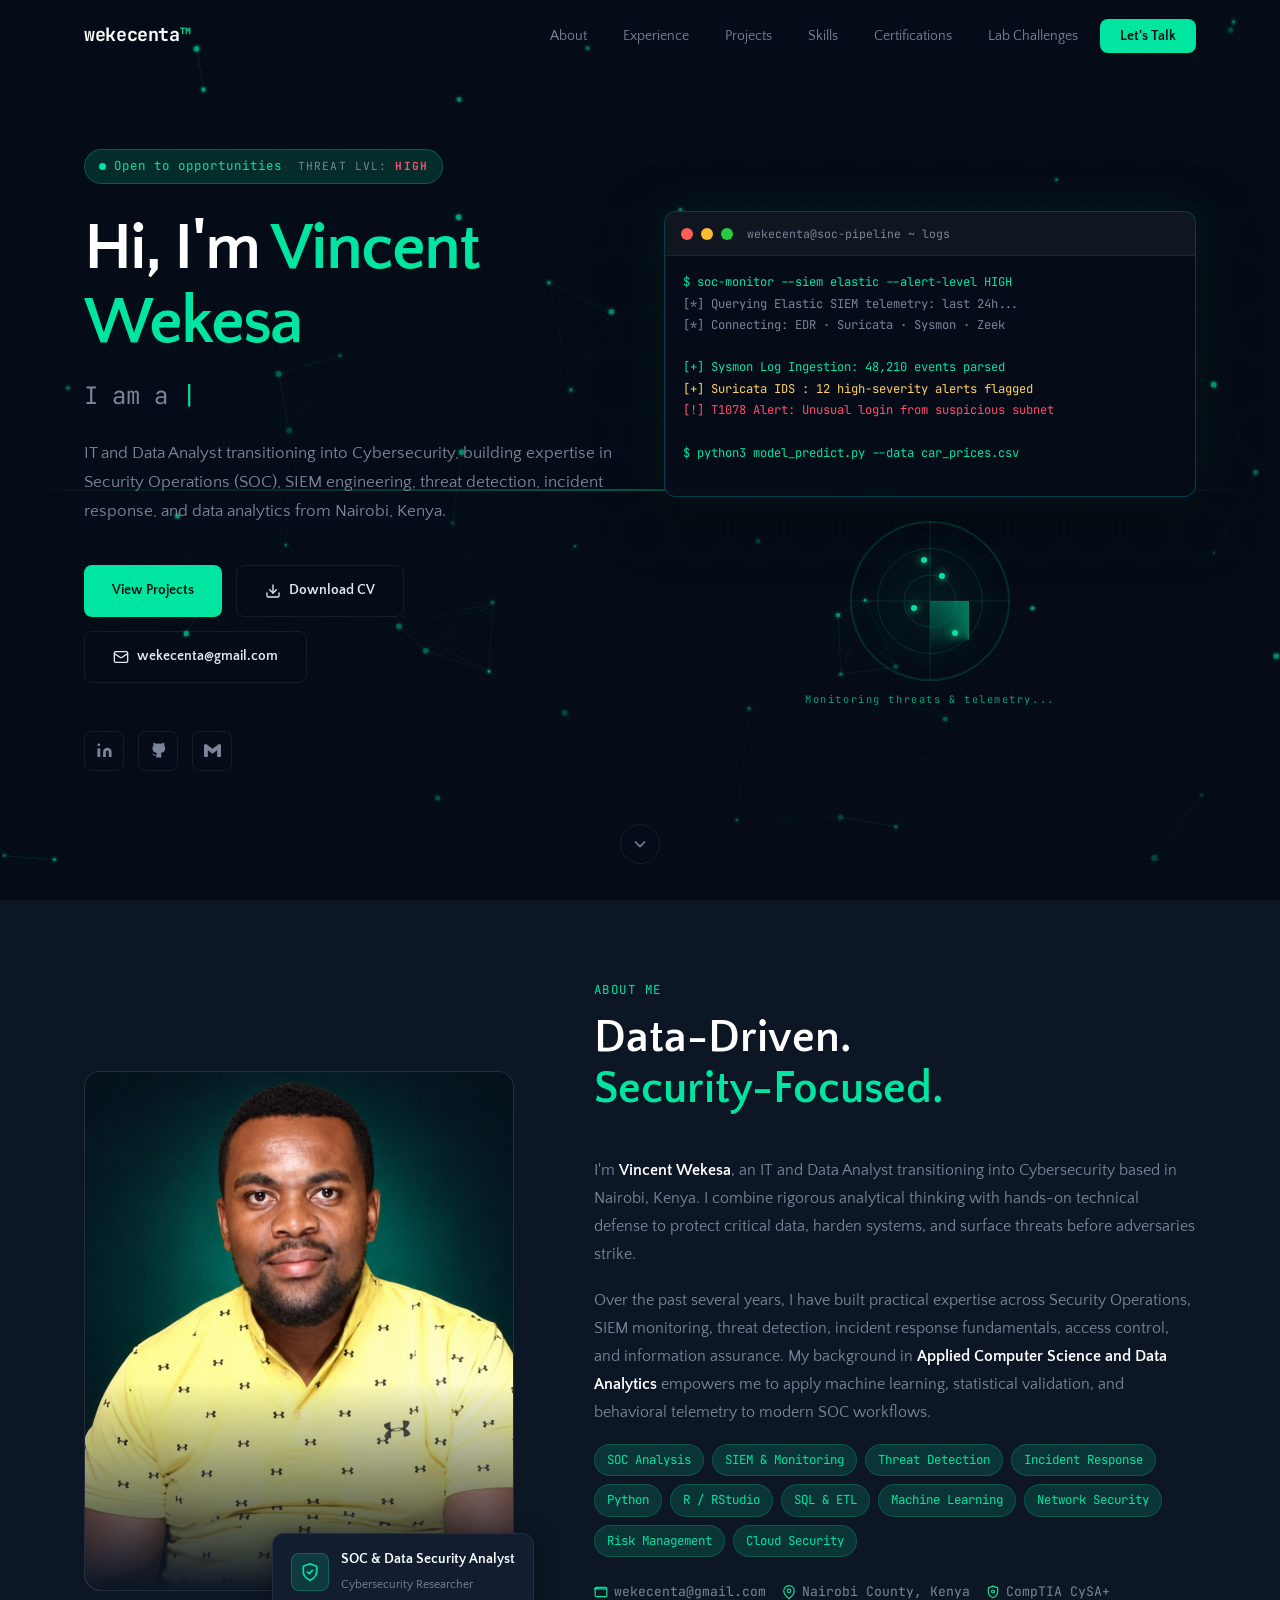
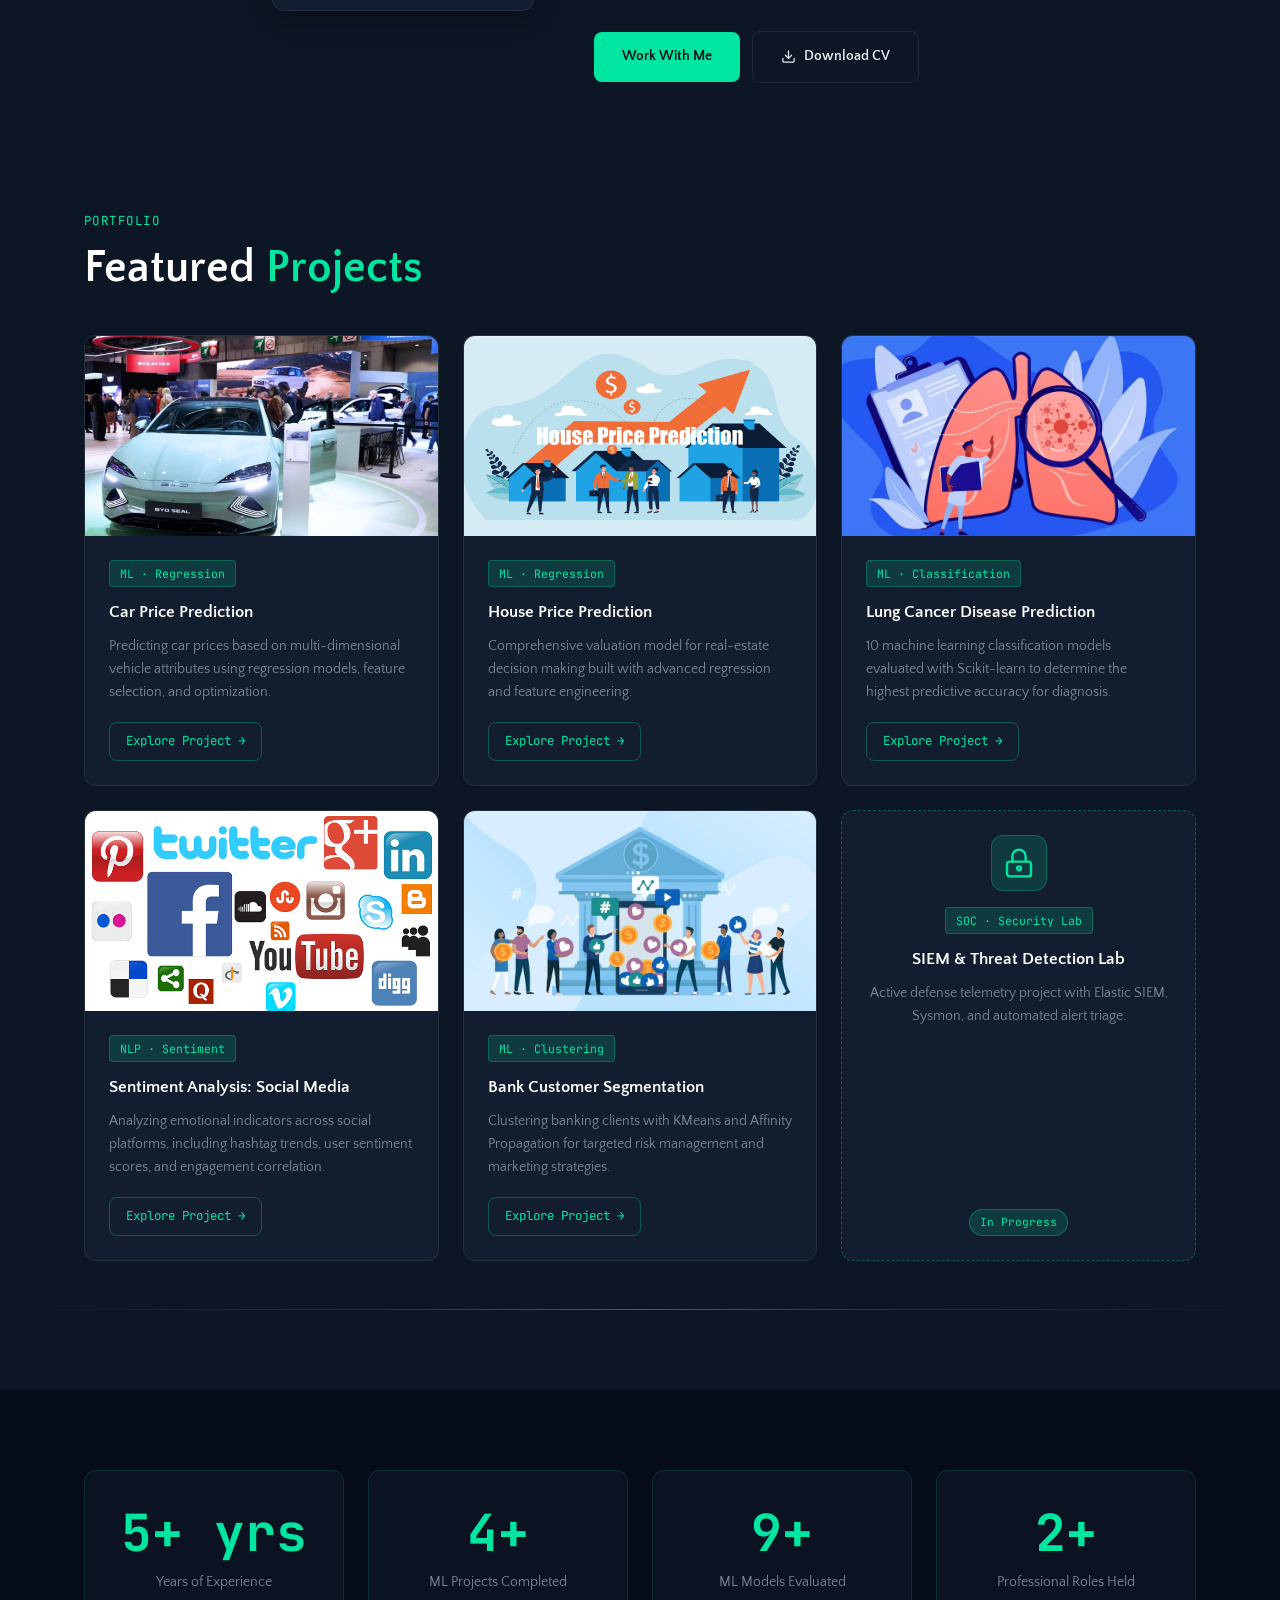
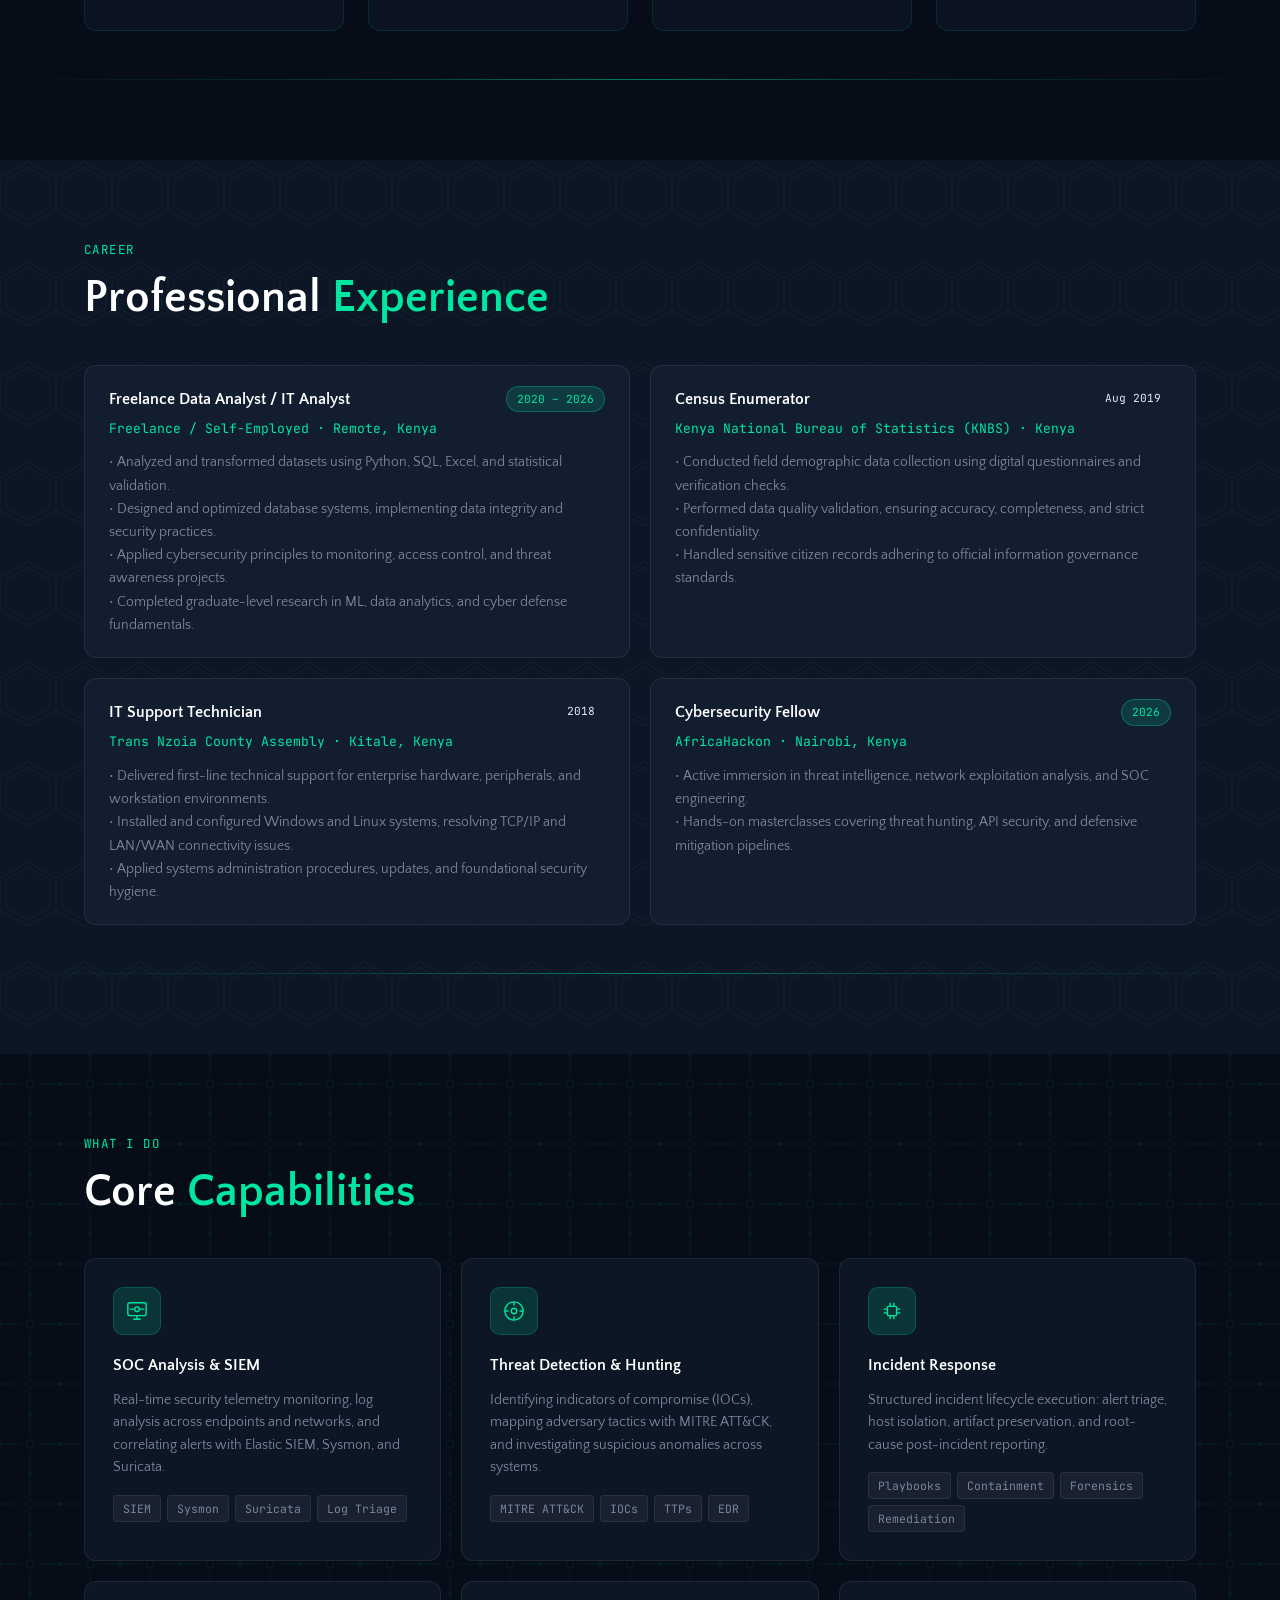
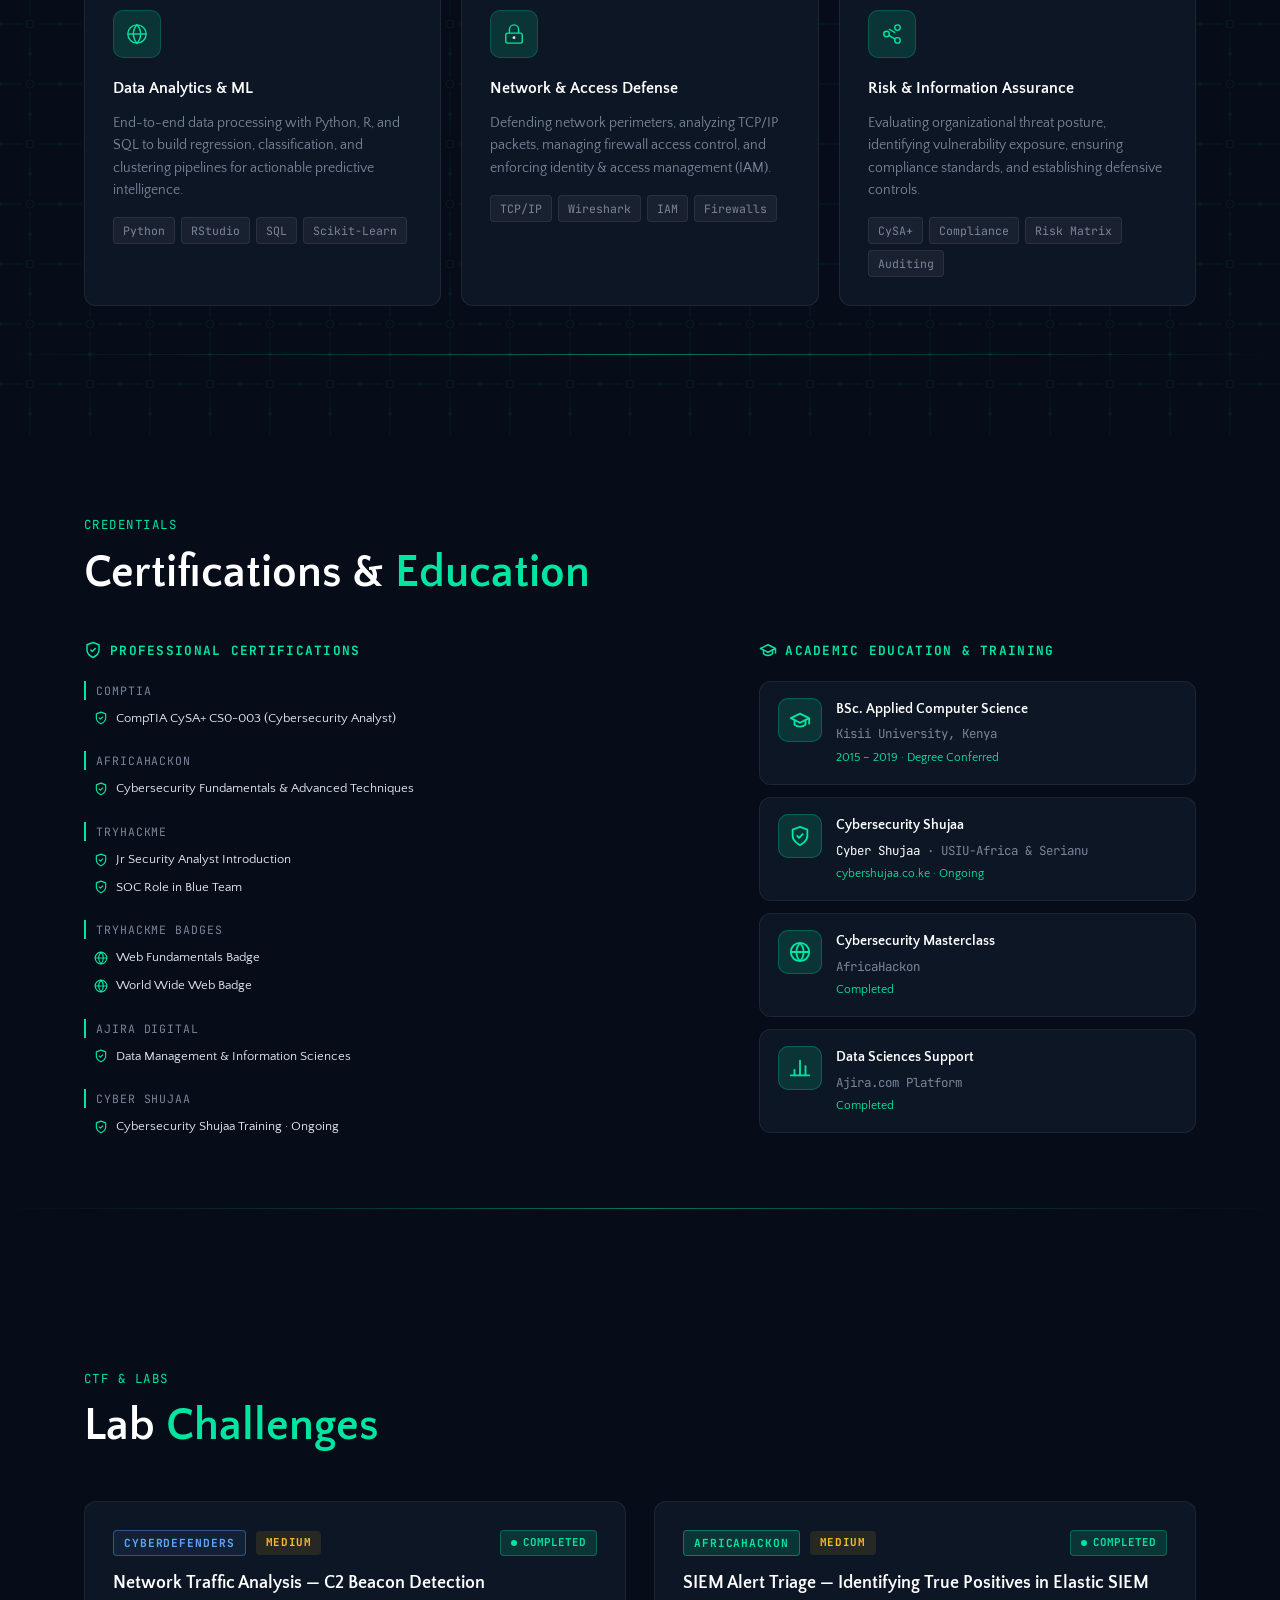
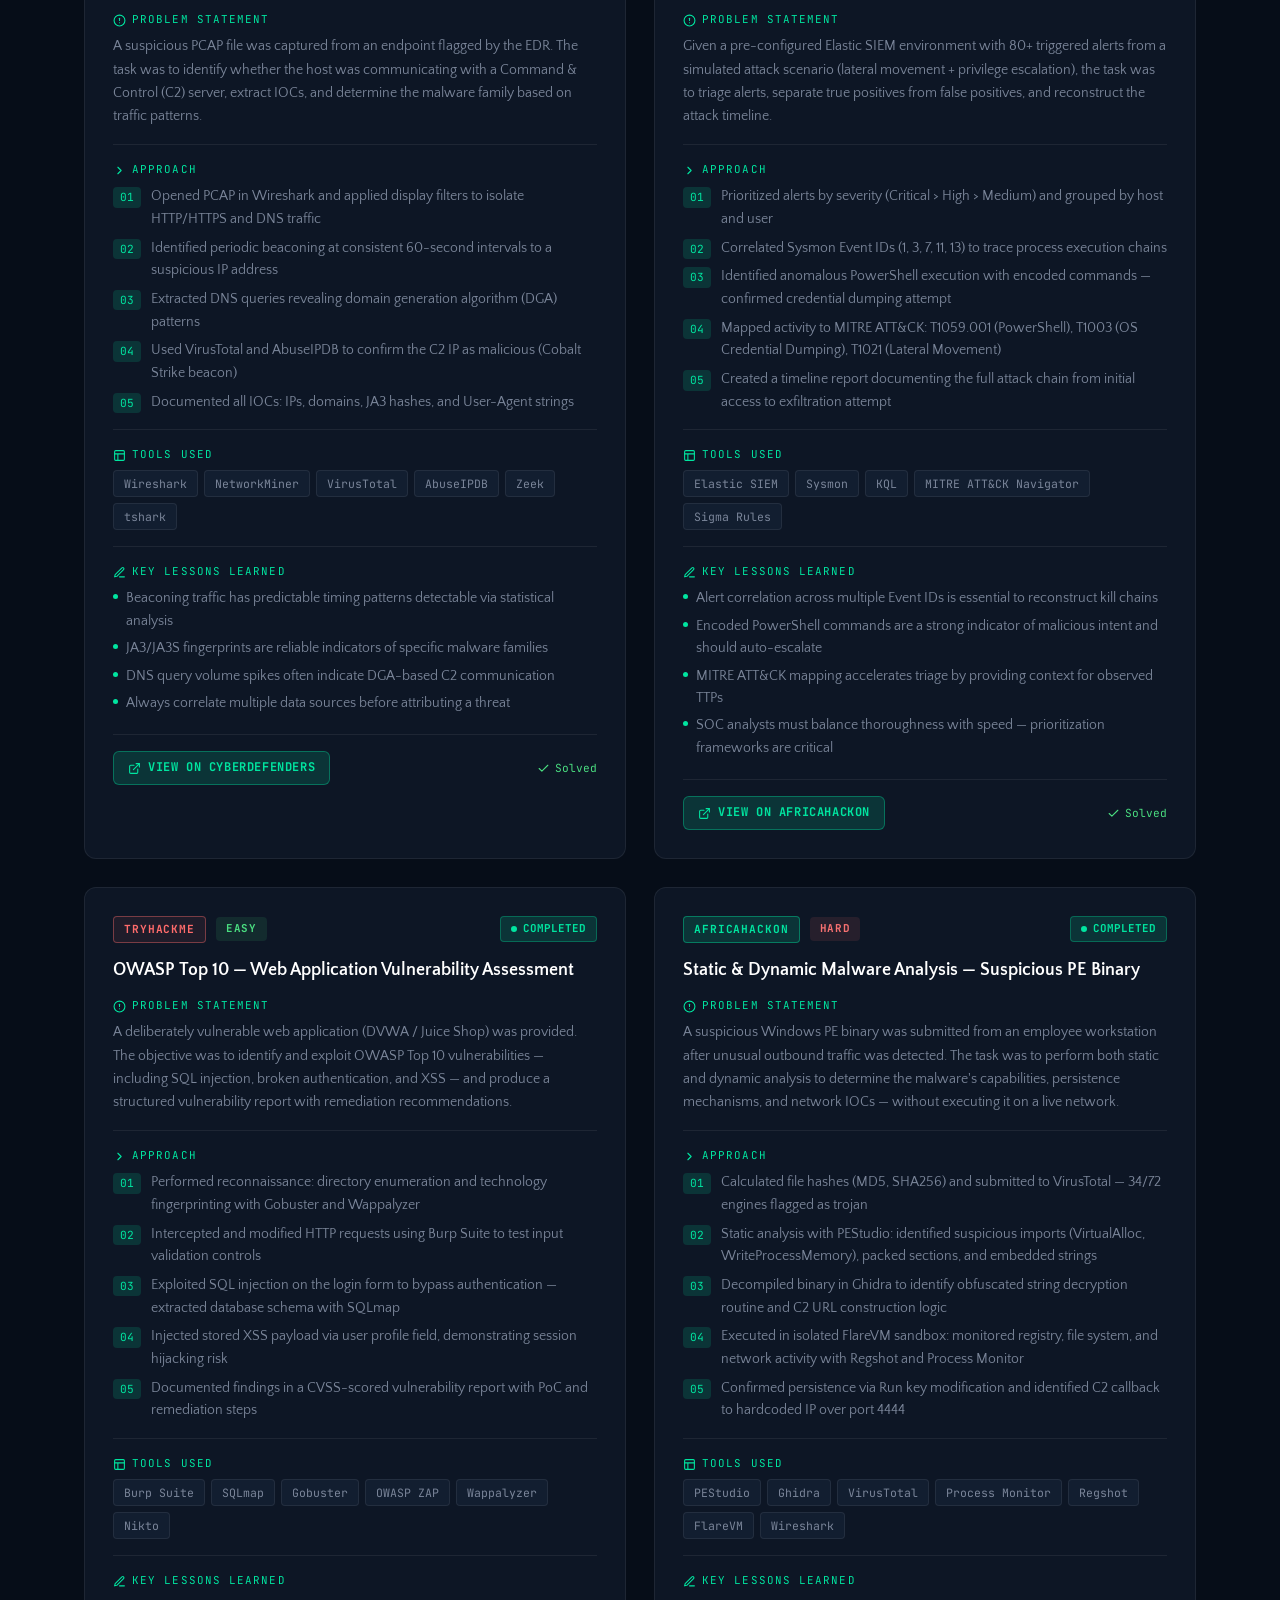
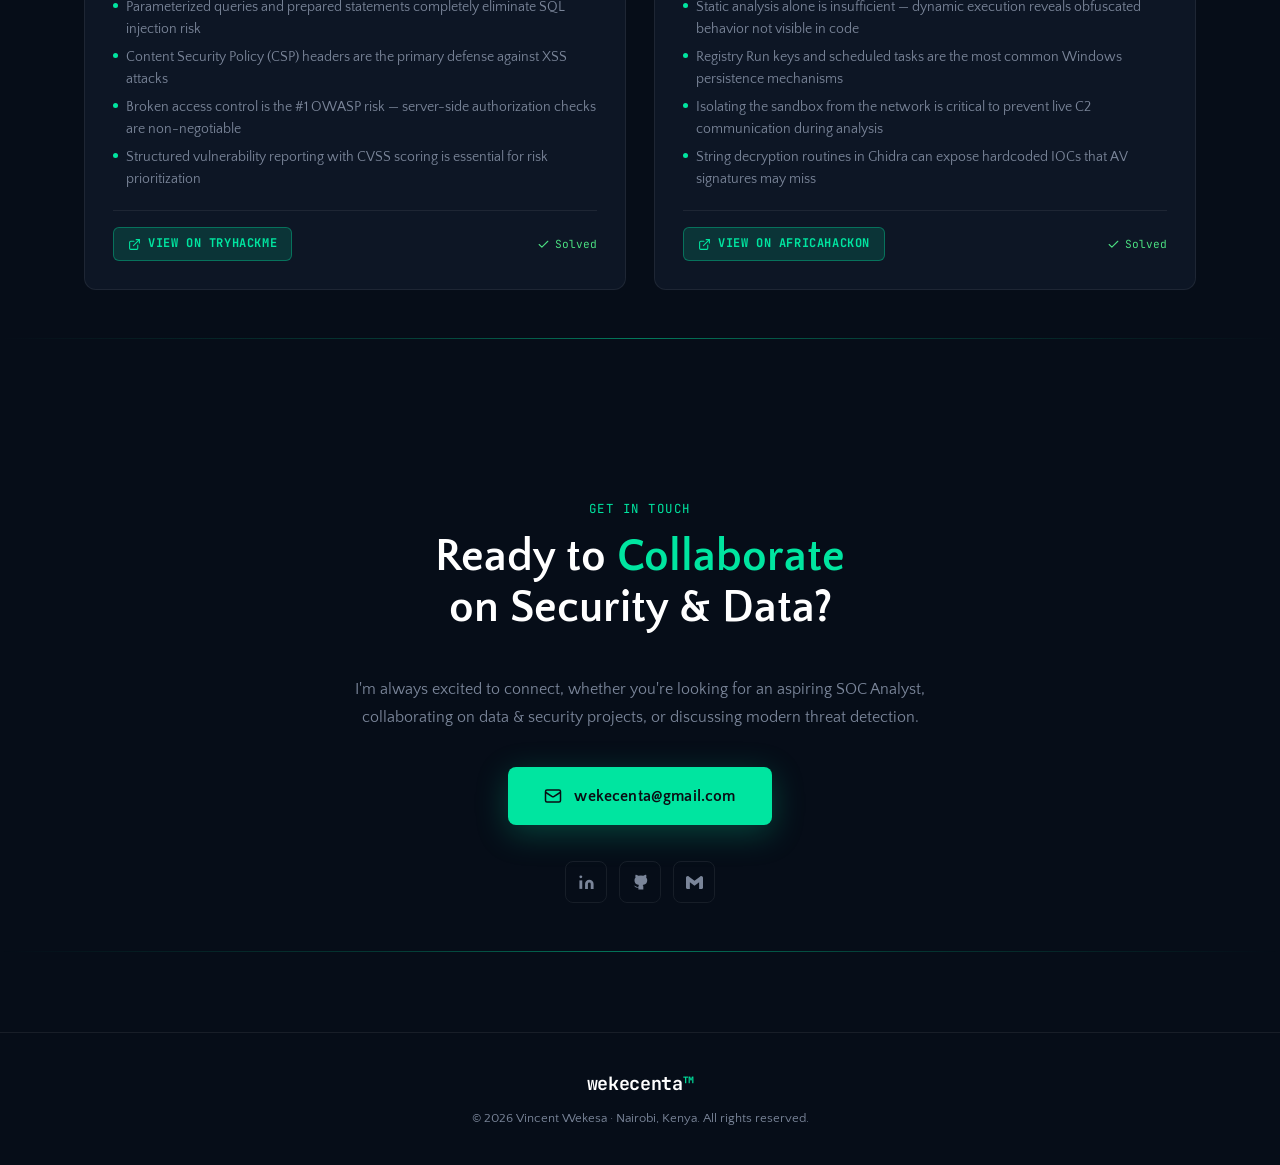
<file: index.html>
<!DOCTYPE html>
<html lang="en">
<head>
  <meta charset="UTF-8" />
  <meta name="viewport" content="width=device-width, initial-scale=1.0" />
  <meta name="description" content="Vincent Wekesa | SOC Analyst, Data Analyst & IT Professional based in Nairobi, Kenya." />
  <title>Vincent Wekesa | SOC Analyst | Data Analyst</title>

  <!-- Preconnect for speed -->
  <link rel="preconnect" href="https://fonts.googleapis.com" />
  <link rel="preconnect" href="https://fonts.gstatic.com" crossorigin />
  <link href="https://fonts.googleapis.com/css2?family=Quattrocento+Sans:ital,wght@0,400;0,700;1,400&family=JetBrains+Mono:wght@400;700&display=swap" rel="stylesheet" />

  <link rel="icon" type="image/png" href="images/favicon.png" />
  <link rel="apple-touch-icon" href="images/favicon.png" />
  <link rel="stylesheet" href="css/style.css" />
</head>
<body>

  <!-- ===== NAVBAR ===== -->
  <nav class="nav" id="nav">
    <div class="nav__inner">
      <a href="#home" class="nav__logo">wekecenta<span>™</span></a>
      <ul class="nav__links" id="nav-links">
        <li><a href="#about">About</a></li>
        <li><a href="#experience">Experience</a></li>
        <li><a href="#projects">Projects</a></li>
        <li><a href="#skills">Skills</a></li>
        <li><a href="#certifications">Certifications</a></li>
        <li><a href="#labs">Lab Challenges</a></li>
        <li><a href="#contact" class="nav__cta">Let's Talk</a></li>
      </ul>
      <button class="nav__toggle" id="nav-toggle" aria-label="Toggle menu">
        <span></span><span></span><span></span>
      </button>
    </div>
  </nav>

  <!-- ===== HERO ===== -->
  <section class="hero" id="home">
    <!-- Layered backgrounds -->
    <div class="hero__bg">
      <canvas id="matrix-canvas"></canvas>
    </div>
    <canvas id="particle-canvas" class="particle-canvas"></canvas>
    <div class="hero__hex-grid"></div>
    <div class="hero__scan-line"></div>

    <div class="hero__layout">
      <!-- Left: main content -->
      <div class="hero__content">
        <p class="hero__tag">
          <span class="tag-dot"></span> Open to opportunities
          <span class="tag-threat">THREAT LVL: <span class="threat-val" id="threat-level">HIGH</span></span>
        </p>
        <h1 class="hero__title glitch" data-text="Vincent Wekesa">
          Hi, I'm <span class="accent">Vincent Wekesa</span>
        </h1>
        <div class="hero__roles">
          <span class="role-prefix">I am a </span>
          <span class="typed" id="typed-text"></span><span class="cursor">|</span>
        </div>
        <p class="hero__sub">
          IT and Data Analyst transitioning into Cybersecurity, building expertise in
          Security Operations (SOC), SIEM engineering, threat detection, incident response,
          and data analytics from Nairobi, Kenya.
        </p>
        <div class="hero__actions">
          <a href="#projects" class="btn btn--primary">View Projects</a>
          <a href="https://drive.google.com/uc?export=download&id=1kVFSczzeUPAjHOEL7zz2Rr5KvJ1mwdVB" target="_blank" rel="noopener" class="btn btn--ghost">
            <svg width="16" height="16" viewBox="0 0 24 24" fill="none" stroke="currentColor" stroke-width="2" stroke-linecap="round" stroke-linejoin="round"><path d="M21 15v4a2 2 0 0 1-2 2H5a2 2 0 0 1-2-2v-4"/><polyline points="7 10 12 15 17 10"/><line x1="12" y1="15" x2="12" y2="3"/></svg>
            <span>Download CV</span>
          </a>
          <a href="https://mail.google.com/mail/?view=cm&fs=1&to=wekecenta@gmail.com" target="_blank" rel="noopener" class="btn btn--ghost">
            <svg width="16" height="16" viewBox="0 0 24 24" fill="none" stroke="currentColor" stroke-width="2"><rect x="2" y="4" width="20" height="16" rx="2"/><path d="m22 7-8.97 5.7a1.94 1.94 0 0 1-2.06 0L2 7"/></svg>
            <span>wekecenta@gmail.com</span>
          </a>
        </div>
        <div class="hero__socials">
          <a href="https://www.linkedin.com/in/vinwekesa/" target="_blank" rel="noopener" aria-label="LinkedIn">
            <svg viewBox="0 0 24 24" fill="currentColor"><path d="M16 8a6 6 0 0 1 6 6v7h-4v-7a2 2 0 0 0-2-2 2 2 0 0 0-2 2v7h-4v-7a6 6 0 0 1 6-6z"/><rect x="2" y="9" width="4" height="12"/><circle cx="4" cy="4" r="2"/></svg>
          </a>
          <a href="https://github.com/WekesaVincent" target="_blank" rel="noopener" aria-label="GitHub">
            <svg viewBox="0 0 24 24" fill="currentColor"><path d="M9 19c-5 1.5-5-2.5-7-3m14 6v-3.87a3.37 3.37 0 0 0-.94-2.61c3.14-.35 6.44-1.54 6.44-7A5.44 5.44 0 0 0 20 4.77 5.07 5.07 0 0 0 19.91 1S18.73.65 16 2.48a13.38 13.38 0 0 0-7 0C6.27.65 5.09 1 5.09 1A5.07 5.07 0 0 0 5 4.77a5.44 5.44 0 0 0-1.5 3.78c0 5.42 3.3 6.61 6.44 7A3.37 3.37 0 0 0 9 18.13V22"/></svg>
          </a>
          <a href="https://mail.google.com/mail/?view=cm&fs=1&to=wekecenta@gmail.com" target="_blank" rel="noopener" aria-label="Gmail">
            <svg viewBox="0 0 24 24" fill="currentColor"><path d="M24 5.457v13.909c0 .904-.732 1.636-1.636 1.636h-3.819V11.73L12 16.64l-6.545-4.91v9.273H1.636A1.636 1.636 0 010 19.366V5.457c0-2.023 2.309-3.178 3.927-1.964L12 9.64l8.073-6.147C21.69 2.28 24 3.434 24 5.457z"/></svg>
          </a>
        </div>
      </div>

      <!-- Right: animated terminal -->
      <div class="hero__terminal" aria-hidden="true">
        <div class="terminal">
          <div class="terminal__bar">
            <span class="t-dot t-red"></span>
            <span class="t-dot t-yellow"></span>
            <span class="t-dot t-green"></span>
            <span class="terminal__title">wekecenta@soc-pipeline ~ logs</span>
          </div>
          <div class="terminal__body" id="terminal-body"></div>
        </div>
        <!-- Radar beneath terminal -->
        <div class="radar-wrap">
          <div class="radar">
            <div class="radar__ring r1"></div>
            <div class="radar__ring r2"></div>
            <div class="radar__ring r3"></div>
            <div class="radar__sweep"></div>
            <div class="radar__dot" style="top:32%;left:56%"></div>
            <div class="radar__dot" style="top:52%;left:38%"></div>
            <div class="radar__dot" style="top:68%;left:64%"></div>
            <div class="radar__dot" style="top:22%;left:44%"></div>
            <div class="radar__crosshair-h"></div>
            <div class="radar__crosshair-v"></div>
          </div>
          <p class="radar__label">Monitoring threats &amp; telemetry...</p>
        </div>
      </div>
    </div>

    <div class="hero__scroll">
      <a href="#about" aria-label="Scroll down">
        <svg width="20" height="20" viewBox="0 0 24 24" fill="none" stroke="currentColor" stroke-width="2"><path d="m6 9 6 6 6-6"/></svg>
      </a>
    </div>
  </section>

  <!-- ===== ABOUT ===== -->
  <section class="about section" id="about">
    <div class="container">
      <div class="about__grid">
        <div class="about__image">
          <div class="about__img-wrapper">
            <img src="images/portfolio.jpg"
                 alt="Vincent Wekesa"
                 loading="lazy"
                 onerror="this.style.display='none'; this.nextElementSibling.style.display='flex';" />
            <div class="about__img-fallback">VW</div>
          </div>
          <div class="about__badge">
            <span class="badge-icon">
              <svg width="20" height="20" viewBox="0 0 24 24" fill="none" stroke="currentColor" stroke-width="2" stroke-linecap="round" stroke-linejoin="round">
                <path d="M12 22s8-4 8-10V5l-8-3-8 3v7c0 6 8 10 8 10z"/>
                <path d="m9 12 2 2 4-4"/>
              </svg>
            </span>
            <div>
              <strong>SOC &amp; Data Security Analyst</strong>
              <span>Cybersecurity Researcher</span>
            </div>
          </div>
        </div>
        <div class="about__content">
          <p class="section__label">About Me</p>
          <h2 class="section__title">Data-Driven. <br><span class="accent">Security-Focused.</span></h2>
          <p class="about__text">
            I'm <strong>Vincent Wekesa</strong>, an IT and Data Analyst transitioning into Cybersecurity based in Nairobi, Kenya.
            I combine rigorous analytical thinking with hands-on technical defense to protect critical data,
            harden systems, and surface threats before adversaries strike.
          </p>
          <p class="about__text">
            Over the past several years, I have built practical expertise across Security Operations,
            SIEM monitoring, threat detection, incident response fundamentals, access control, and information assurance.
            My background in <strong>Applied Computer Science and Data Analytics</strong> empowers me to apply
            machine learning, statistical validation, and behavioral telemetry to modern SOC workflows.
          </p>
          <div class="about__tags">
            <span>SOC Analysis</span>
            <span>SIEM &amp; Monitoring</span>
            <span>Threat Detection</span>
            <span>Incident Response</span>
            <span>Python</span>
            <span>R / RStudio</span>
            <span>SQL &amp; ETL</span>
            <span>Machine Learning</span>
            <span>Network Security</span>
            <span>Risk Management</span>
            <span>Cloud Security</span>
          </div>
          <div class="about__meta">
            <span>
              <svg width="14" height="14" viewBox="0 0 24 24" fill="none" stroke="currentColor" stroke-width="2" stroke-linecap="round" stroke-linejoin="round"><path d="M22 7-8.97 5.7a1.94 1.94 0 0 1-2.06 0L2 7"/><rect x="2" y="4" width="20" height="16" rx="2"/></svg>
              <a href="https://mail.google.com/mail/?view=cm&fs=1&to=wekecenta@gmail.com" target="_blank" rel="noopener">wekecenta@gmail.com</a>
            </span>
            <span>
              <svg width="14" height="14" viewBox="0 0 24 24" fill="none" stroke="currentColor" stroke-width="2" stroke-linecap="round" stroke-linejoin="round"><path d="M21 10c0 7-9 13-9 13s-9-6-9-13a9 9 0 0 1 18 0z"/><circle cx="12" cy="10" r="3"/></svg>
              Nairobi County, Kenya
            </span>
            <span>
              <svg width="14" height="14" viewBox="0 0 24 24" fill="none" stroke="currentColor" stroke-width="2" stroke-linecap="round" stroke-linejoin="round"><path d="M12 22s8-4 8-10V5l-8-3-8 3v7c0 6 8 10 8 10z"/><circle cx="12" cy="11" r="2.5"/></svg>
              CompTIA CySA+
            </span>
          </div>
          <div style="display:flex; gap:12px; flex-wrap:wrap; align-items:center;">
            <a href="#contact" class="btn btn--primary">Work With Me</a>
            <a href="https://drive.google.com/file/d/1ppS4D9s1h462AJ9WeoDNDf1R8PzjNbzd/view?usp=drive_link" target="_blank" rel="noopener" class="btn btn--ghost">
              <svg width="15" height="15" viewBox="0 0 24 24" fill="none" stroke="currentColor" stroke-width="2" stroke-linecap="round" stroke-linejoin="round"><path d="M21 15v4a2 2 0 0 1-2 2H5a2 2 0 0 1-2-2v-4"/><polyline points="7 10 12 15 17 10"/><line x1="12" y1="15" x2="12" y2="3"/></svg>
              Download CV
            </a>
          </div>
        </div>
      </div>
    </div>
  </section>

  <!-- ===== PROJECTS ===== -->
  <section class="projects section" id="projects">
    <div class="container">
      <p class="section__label">Portfolio</p>
      <h2 class="section__title">Featured <span class="accent">Projects</span></h2>

      <div class="projects__grid">

        <div class="project-card">
          <div class="project-card__img-wrap">
            <img src="images/car.jpg" alt="Car Price Prediction" loading="lazy" onerror="this.src='https://raw.githubusercontent.com/WekesaVincent/Mages/main/car.jpg'" />
          </div>
          <div class="project-card__body">
            <span class="project-card__tag">ML · Regression</span>
            <h3 class="project-card__title">Car Price Prediction</h3>
            <p class="project-card__desc">Predicting car prices based on multi-dimensional vehicle attributes using regression models, feature selection, and optimization.</p>
            <a href="https://github.com/WekesaVincent/Projects/blob/main/Car%20Price%20Prediction.ipynb" target="_blank" rel="noopener" class="project-card__btn">Explore Project →</a>
          </div>
        </div>

        <div class="project-card">
          <div class="project-card__img-wrap">
            <img src="images/house.png" alt="House Price Prediction" loading="lazy" onerror="this.src='https://raw.githubusercontent.com/WekesaVincent/Mages/main/house.png'" />
          </div>
          <div class="project-card__body">
            <span class="project-card__tag">ML · Regression</span>
            <h3 class="project-card__title">House Price Prediction</h3>
            <p class="project-card__desc">Comprehensive valuation model for real-estate decision making built with advanced regression and feature engineering.</p>
            <a href="https://github.com/WekesaVincent/Projects/blob/main/House%20Price%20Prediction.ipynb" target="_blank" rel="noopener" class="project-card__btn">Explore Project →</a>
          </div>
        </div>

        <div class="project-card">
          <div class="project-card__img-wrap">
            <img src="images/lung.png" alt="Lung Cancer Disease Prediction" loading="lazy" onerror="this.src='https://raw.githubusercontent.com/WekesaVincent/Mages/main/lung.png'" />
          </div>
          <div class="project-card__body">
            <span class="project-card__tag">ML · Classification</span>
            <h3 class="project-card__title">Lung Cancer Disease Prediction</h3>
            <p class="project-card__desc">10 machine learning classification models evaluated with Scikit-learn to determine the highest predictive accuracy for diagnosis.</p>
            <a href="https://github.com/WekesaVincent/Projects/blob/main/Lung%20Cancer%20Disease%20Prediction.ipynb" target="_blank" rel="noopener" class="project-card__btn">Explore Project →</a>
          </div>
        </div>

        <div class="project-card">
          <div class="project-card__img-wrap">
            <img src="images/social.png" alt="Sentiment Analysis" loading="lazy" onerror="this.src='https://raw.githubusercontent.com/WekesaVincent/Mages/main/social.png'" />
          </div>
          <div class="project-card__body">
            <span class="project-card__tag">NLP · Sentiment</span>
            <h3 class="project-card__title">Sentiment Analysis: Social Media</h3>
            <p class="project-card__desc">Analyzing emotional indicators across social platforms, including hashtag trends, user sentiment scores, and engagement correlation.</p>
            <a href="https://github.com/WekesaVincent/Projects/blob/main/Sentiment%20Analysis%20Social%20Media.ipynb" target="_blank" rel="noopener" class="project-card__btn">Explore Project →</a>
          </div>
        </div>

        <div class="project-card">
          <div class="project-card__img-wrap">
            <img src="images/bank.jpg" alt="Bank Customer Segmentation" loading="lazy" onerror="this.src='https://raw.githubusercontent.com/WekesaVincent/Mages/main/bank.jpg'" />
          </div>
          <div class="project-card__body">
            <span class="project-card__tag">ML · Clustering</span>
            <h3 class="project-card__title">Bank Customer Segmentation</h3>
            <p class="project-card__desc">Clustering banking clients with KMeans and Affinity Propagation for targeted risk management and marketing strategies.</p>
            <a href="https://github.com/WekesaVincent/Projects/blob/main/BankCustomerSegmentation.ipynb" target="_blank" rel="noopener" class="project-card__btn">Explore Project →</a>
          </div>
        </div>

        <div class="project-card" style="border: 1px dashed rgba(0,229,160,0.3); justify-content: center; text-align: center;">
          <div class="project-card__body" style="align-items: center; justify-content: center;">
            <div class="project-card__icon-lock">
              <svg width="32" height="32" viewBox="0 0 24 24" fill="none" stroke="currentColor" stroke-width="1.8" stroke-linecap="round" stroke-linejoin="round">
                <rect x="3" y="11" width="18" height="11" rx="2" ry="2"/>
                <path d="M7 11V7a5 5 0 0 1 10 0v4"/>
                <circle cx="12" cy="16" r="1.5"/>
              </svg>
            </div>
            <span class="project-card__tag" style="align-self: center;">SOC · Security Lab</span>
            <h3 class="project-card__title">SIEM &amp; Threat Detection Lab</h3>
            <p class="project-card__desc" style="text-align: center;">Active defense telemetry project with Elastic SIEM, Sysmon, and automated alert triage.</p>
            <span class="timeline__tag current" style="align-self: center;">In Progress</span>
          </div>
        </div>

      </div>
    </div>
  </section>

  <!-- ===== STATS ===== -->
  <section class="stats section" id="stats">
    <div class="container">
      <div class="stats__grid">
        <div class="stats__card" data-count="5" data-suffix="+ yrs">
          <span class="stats__number" id="stat-0">0</span>
          <span class="stats__label">Years of Experience</span>
        </div>
        <div class="stats__card" data-count="5" data-suffix="+">
          <span class="stats__number" id="stat-1">0</span>
          <span class="stats__label">ML Projects Completed</span>
        </div>
        <div class="stats__card" data-count="10" data-suffix="+">
          <span class="stats__number" id="stat-2">0</span>
          <span class="stats__label">ML Models Evaluated</span>
        </div>
        <div class="stats__card" data-count="3" data-suffix="+">
          <span class="stats__number" id="stat-3">0</span>
          <span class="stats__label">Professional Roles Held</span>
        </div>
      </div>
    </div>
  </section>

  <!-- ===== EXPERIENCE ===== -->
  <section class="experience section" id="experience">
    <div class="container">
      <p class="section__label">Career</p>
      <h2 class="section__title">Professional <span class="accent">Experience</span></h2>
      <div class="timeline timeline--grid">

        <div class="timeline__item">
          <div class="timeline__dot"></div>
          <div class="timeline__card">
            <div class="timeline__header">
              <div>
                <h3>Freelance Data Analyst / IT Analyst</h3>
                <span class="timeline__org">Freelance / Self-Employed · Remote, Kenya</span>
              </div>
              <span class="timeline__tag current">2020 – 2026</span>
            </div>
            <p>
              • Analyzed and transformed datasets using Python, SQL, Excel, and statistical validation.<br>
              • Designed and optimized database systems, implementing data integrity and security practices.<br>
              • Applied cybersecurity principles to monitoring, access control, and threat awareness projects.<br>
              • Completed graduate-level research in ML, data analytics, and cyber defense fundamentals.
            </p>
          </div>
        </div>

        <div class="timeline__item">
          <div class="timeline__dot"></div>
          <div class="timeline__card">
            <div class="timeline__header">
              <div>
                <h3>Census Enumerator</h3>
                <span class="timeline__org">Kenya National Bureau of Statistics (KNBS) · Kenya</span>
              </div>
              <span class="timeline__tag">Aug 2019</span>
            </div>
            <p>
              • Conducted field demographic data collection using digital questionnaires and verification checks.<br>
              • Performed data quality validation, ensuring accuracy, completeness, and strict confidentiality.<br>
              • Handled sensitive citizen records adhering to official information governance standards.
            </p>
          </div>
        </div>

        <div class="timeline__item">
          <div class="timeline__dot"></div>
          <div class="timeline__card">
            <div class="timeline__header">
              <div>
                <h3>IT Support Technician</h3>
                <span class="timeline__org">Trans Nzoia County Assembly · Kitale, Kenya</span>
              </div>
              <span class="timeline__tag">2018</span>
            </div>
            <p>
              • Delivered first-line technical support for enterprise hardware, peripherals, and workstation environments.<br>
              • Installed and configured Windows and Linux systems, resolving TCP/IP and LAN/WAN connectivity issues.<br>
              • Applied systems administration procedures, updates, and foundational security hygiene.
            </p>
          </div>
        </div>

        <div class="timeline__item">
          <div class="timeline__dot"></div>
          <div class="timeline__card">
            <div class="timeline__header">
              <div>
                <h3>Cybersecurity Fellow</h3>
                <span class="timeline__org">AfricaHackon · Nairobi, Kenya</span>
              </div>
              <span class="timeline__tag current">2026</span>
            </div>
            <p>
              • Active immersion in threat intelligence, network exploitation analysis, and SOC engineering.<br>
              • Hands-on masterclasses covering threat hunting, API security, and defensive mitigation pipelines.
            </p>
          </div>
        </div>

      </div>
    </div>
  </section>

  <!-- ===== SKILLS / SERVICES ===== -->
  <section class="skills section" id="skills">
    <div class="container">
      <p class="section__label">What I Do</p>
      <h2 class="section__title">Core <span class="accent">Capabilities</span></h2>

      <div class="skills__grid skills__grid--services">

        <!-- SOC Analysis -->
        <div class="skill-card">
          <div class="skill-card__icon skill-card__icon--blue">
            <svg viewBox="0 0 24 24" fill="none" stroke="currentColor" stroke-width="1.5">
              <rect x="2" y="3" width="20" height="14" rx="2"/><path d="M8 21h8M12 17v4"/>
              <circle cx="12" cy="10" r="2.5"/><path d="M9.5 10H4M14.5 10H20"/>
            </svg>
          </div>
          <h3>SOC Analysis &amp; SIEM</h3>
          <p>Real-time security telemetry monitoring, log analysis across endpoints and networks, and correlating alerts with Elastic SIEM, Sysmon, and Suricata.</p>
          <div class="skill-card__tags"><span>SIEM</span><span>Sysmon</span><span>Suricata</span><span>Log Triage</span></div>
        </div>

        <!-- Threat Detection -->
        <div class="skill-card">
          <div class="skill-card__icon skill-card__icon--blue">
            <svg viewBox="0 0 24 24" fill="none" stroke="currentColor" stroke-width="1.5">
              <circle cx="12" cy="12" r="10"/>
              <circle cx="12" cy="12" r="3"/>
              <path d="M22 12h-4M6 12H2M12 2v4M12 18v4"/>
            </svg>
          </div>
          <h3>Threat Detection &amp; Hunting</h3>
          <p>Identifying indicators of compromise (IOCs), mapping adversary tactics with MITRE ATT&amp;CK, and investigating suspicious anomalies across systems.</p>
          <div class="skill-card__tags"><span>MITRE ATT&amp;CK</span><span>IOCs</span><span>TTPs</span><span>EDR</span></div>
        </div>

        <!-- Incident Response -->
        <div class="skill-card">
          <div class="skill-card__icon skill-card__icon--blue">
            <svg viewBox="0 0 24 24" fill="none" stroke="currentColor" stroke-width="1.5">
              <rect x="7" y="7" width="10" height="10" rx="1"/>
              <path d="M7 10H3M7 14H3M17 10h4M17 14h4M10 7V3M14 7V3M10 17v4M14 17v4"/>
            </svg>
          </div>
          <h3>Incident Response</h3>
          <p>Structured incident lifecycle execution: alert triage, host isolation, artifact preservation, and root-cause post-incident reporting.</p>
          <div class="skill-card__tags"><span>Playbooks</span><span>Containment</span><span>Forensics</span><span>Remediation</span></div>
        </div>

        <!-- Data Analytics -->
        <div class="skill-card">
          <div class="skill-card__icon skill-card__icon--blue">
            <svg viewBox="0 0 24 24" fill="none" stroke="currentColor" stroke-width="1.5">
              <circle cx="12" cy="12" r="10"/>
              <path d="M12 2a15.3 15.3 0 0 1 4 10 15.3 15.3 0 0 1-4 10 15.3 15.3 0 0 1-4-10 15.3 15.3 0 0 1 4-10z"/>
              <path d="M2 12h20"/>
            </svg>
          </div>
          <h3>Data Analytics &amp; ML</h3>
          <p>End-to-end data processing with Python, R, and SQL to build regression, classification, and clustering pipelines for actionable predictive intelligence.</p>
          <div class="skill-card__tags"><span>Python</span><span>RStudio</span><span>SQL</span><span>Scikit-Learn</span></div>
        </div>

        <!-- Network Security -->
        <div class="skill-card">
          <div class="skill-card__icon skill-card__icon--blue">
            <svg viewBox="0 0 24 24" fill="none" stroke="currentColor" stroke-width="1.5">
              <rect x="3" y="11" width="18" height="11" rx="2"/>
              <path d="M7 11V7a5 5 0 0 1 10 0v4"/>
              <circle cx="12" cy="16" r="1.5" fill="currentColor" stroke="none"/>
            </svg>
          </div>
          <h3>Network &amp; Access Defense</h3>
          <p>Defending network perimeters, analyzing TCP/IP packets, managing firewall access control, and enforcing identity &amp; access management (IAM).</p>
          <div class="skill-card__tags"><span>TCP/IP</span><span>Wireshark</span><span>IAM</span><span>Firewalls</span></div>
        </div>

        <!-- Risk Management -->
        <div class="skill-card">
          <div class="skill-card__icon skill-card__icon--blue">
            <svg viewBox="0 0 24 24" fill="none" stroke="currentColor" stroke-width="1.5">
              <circle cx="18" cy="5" r="3"/>
              <circle cx="6" cy="12" r="3"/>
              <circle cx="18" cy="19" r="3"/>
              <path d="m8.59 13.51 6.83 3.98M15.41 10.5 8.59 6.52"/>
            </svg>
          </div>
          <h3>Risk &amp; Information Assurance</h3>
          <p>Evaluating organizational threat posture, identifying vulnerability exposure, ensuring compliance standards, and establishing defensive controls.</p>
          <div class="skill-card__tags"><span>CySA+</span><span>Compliance</span><span>Risk Matrix</span><span>Auditing</span></div>
        </div>

      </div>
    </div>
  </section>

  <!-- ===== CERTIFICATIONS & EDUCATION ===== -->
  <section class="certs section" id="certifications">
    <div class="container">
      <p class="section__label">Credentials</p>
      <h2 class="section__title">Certifications &amp; <span class="accent">Education</span></h2>

      <div class="certs__layout">
        <div>
          <h3 class="certs__col-title">
            <svg width="18" height="18" viewBox="0 0 24 24" fill="none" stroke="currentColor" stroke-width="2" stroke-linecap="round" stroke-linejoin="round">
              <path d="M12 22s8-4 8-10V5l-8-3-8 3v7c0 6 8 10 8 10z"/>
              <path d="m9 12 2 2 4-4"/>
            </svg>
            Professional Certifications
          </h3>

          <div class="cert-group">
            <span class="cert-issuer">CompTIA</span>
            <div class="cert-list">
              <span class="cert-badge">
                <svg width="14" height="14" viewBox="0 0 24 24" fill="none" stroke="currentColor" stroke-width="2" stroke-linecap="round" stroke-linejoin="round"><path d="M12 22s8-4 8-10V5l-8-3-8 3v7c0 6 8 10 8 10z"/><polyline points="9 12 11 14 15 10"/></svg>
                CompTIA CySA+ CS0-003 (Cybersecurity Analyst)
              </span>
            </div>
          </div>

          <div class="cert-group">
            <span class="cert-issuer">AfricaHackon</span>
            <div class="cert-list">
              <span class="cert-badge">
                <svg width="14" height="14" viewBox="0 0 24 24" fill="none" stroke="currentColor" stroke-width="2" stroke-linecap="round" stroke-linejoin="round"><path d="M12 22s8-4 8-10V5l-8-3-8 3v7c0 6 8 10 8 10z"/><polyline points="9 12 11 14 15 10"/></svg>
                Cybersecurity Fundamentals &amp; Advanced Techniques
              </span>
            </div>
          </div>

          <div class="cert-group">
            <span class="cert-issuer">TryHackMe</span>
            <div class="cert-list">
              <a href="https://tryhackme.com/room/jrsecanalystintrouxo" target="_blank" rel="noopener" class="cert-badge" style="text-decoration:none; color:inherit;">
                <svg width="14" height="14" viewBox="0 0 24 24" fill="none" stroke="currentColor" stroke-width="2" stroke-linecap="round" stroke-linejoin="round"><path d="M12 22s8-4 8-10V5l-8-3-8 3v7c0 6 8 10 8 10z"/><polyline points="9 12 11 14 15 10"/></svg>
                Jr Security Analyst Introduction
              </a>
              <a href="https://tryhackme.com/room/socroleinblueteam" target="_blank" rel="noopener" class="cert-badge" style="text-decoration:none; color:inherit;">
                <svg width="14" height="14" viewBox="0 0 24 24" fill="none" stroke="currentColor" stroke-width="2" stroke-linecap="round" stroke-linejoin="round"><path d="M12 22s8-4 8-10V5l-8-3-8 3v7c0 6 8 10 8 10z"/><polyline points="9 12 11 14 15 10"/></svg>
                SOC Role in Blue Team
              </a>
            </div>
          </div>

          <div class="cert-group">
            <span class="cert-issuer">TryHackMe Badges</span>
            <div class="cert-list">
              <a href="https://tryhackme.com/wekecenta/badges/web-fund" target="_blank" rel="noopener" class="cert-badge" style="text-decoration:none; color:inherit;">
                <svg width="14" height="14" viewBox="0 0 24 24" fill="none" stroke="currentColor" stroke-width="2" stroke-linecap="round" stroke-linejoin="round"><circle cx="12" cy="12" r="10"/><path d="M2 12h20M12 2a15.3 15.3 0 0 1 4 10 15.3 15.3 0 0 1-4 10 15.3 15.3 0 0 1-4-10 15.3 15.3 0 0 1 4-10z"/></svg>
                Web Fundamentals Badge
              </a>
              <a href="https://tryhackme.com/wekecenta/badges/world-wide-web" target="_blank" rel="noopener" class="cert-badge" style="text-decoration:none; color:inherit;">
                <svg width="14" height="14" viewBox="0 0 24 24" fill="none" stroke="currentColor" stroke-width="2" stroke-linecap="round" stroke-linejoin="round"><circle cx="12" cy="12" r="10"/><path d="M2 12h20M12 2a15.3 15.3 0 0 1 4 10 15.3 15.3 0 0 1-4 10 15.3 15.3 0 0 1-4-10 15.3 15.3 0 0 1 4-10z"/></svg>
                World Wide Web Badge
              </a>
            </div>
          </div>

          <div class="cert-group">
            <span class="cert-issuer">Ajira Digital</span>
            <div class="cert-list">
              <span class="cert-badge">
                <svg width="14" height="14" viewBox="0 0 24 24" fill="none" stroke="currentColor" stroke-width="2" stroke-linecap="round" stroke-linejoin="round"><path d="M12 22s8-4 8-10V5l-8-3-8 3v7c0 6 8 10 8 10z"/><polyline points="9 12 11 14 15 10"/></svg>
                Data Management &amp; Information Sciences
              </span>
            </div>
          </div>

          <div class="cert-group">
            <span class="cert-issuer">Cyber Shujaa</span>
            <div class="cert-list">
              <a href="https://cybershujaa.co.ke" target="_blank" rel="noopener" class="cert-badge" style="text-decoration:none; color:inherit;">
                <svg width="14" height="14" viewBox="0 0 24 24" fill="none" stroke="currentColor" stroke-width="2" stroke-linecap="round" stroke-linejoin="round"><path d="M12 22s8-4 8-10V5l-8-3-8 3v7c0 6 8 10 8 10z"/><polyline points="9 12 11 14 15 10"/></svg>
                Cybersecurity Shujaa Training · Ongoing
              </a>
            </div>
          </div>
        </div>

        <div>
          <h3 class="certs__col-title">
            <svg width="18" height="18" viewBox="0 0 24 24" fill="none" stroke="currentColor" stroke-width="2" stroke-linecap="round" stroke-linejoin="round">
              <path d="M22 10v6M2 10l10-5 10 5-10 5z"/>
              <path d="M6 12v5c3 3 9 3 12 0v-5"/>
            </svg>
            Academic Education &amp; Training
          </h3>

          <div class="edu-card">
            <div class="edu-card__icon">
              <svg width="22" height="22" viewBox="0 0 24 24" fill="none" stroke="currentColor" stroke-width="2" stroke-linecap="round" stroke-linejoin="round">
                <path d="M22 10v6M2 10l10-5 10 5-10 5z"/>
                <path d="M6 12v5c3 3 9 3 12 0v-5"/>
              </svg>
            </div>
            <div>
              <strong>BSc. Applied Computer Science</strong>
              <span>Kisii University, Kenya</span>
              <em>2015 – 2019 · Degree Conferred</em>
            </div>
          </div>

          <div class="edu-card">
            <div class="edu-card__icon">
              <svg width="22" height="22" viewBox="0 0 24 24" fill="none" stroke="currentColor" stroke-width="2" stroke-linecap="round" stroke-linejoin="round">
                <path d="M12 22s8-4 8-10V5l-8-3-8 3v7c0 6 8 10 8 10z"/>
                <path d="m9 12 2 2 4-4"/>
              </svg>
            </div>
            <div>
              <strong>Cybersecurity Shujaa</strong>
              <span><a href="https://cybershujaa.co.ke" target="_blank" rel="noopener" style="color:var(--white); text-decoration:none;">Cyber Shujaa</a> · USIU-Africa &amp; Serianu</span>
              <em><a href="https://cybershujaa.co.ke" target="_blank" rel="noopener" style="color:var(--accent); text-decoration:none;">cybershujaa.co.ke</a> · Ongoing</em>
            </div>
          </div>

          <div class="edu-card">
            <div class="edu-card__icon">
              <svg width="22" height="22" viewBox="0 0 24 24" fill="none" stroke="currentColor" stroke-width="2" stroke-linecap="round" stroke-linejoin="round">
                <circle cx="12" cy="12" r="10"/>
                <line x1="2" y1="12" x2="22" y2="12"/>
                <path d="M12 2a15.3 15.3 0 0 1 4 10 15.3 15.3 0 0 1-4 10 15.3 15.3 0 0 1-4-10 15.3 15.3 0 0 1 4-10z"/>
              </svg>
            </div>
            <div>
              <strong>Cybersecurity Masterclass</strong>
              <span>AfricaHackon</span>
              <em>Completed</em>
            </div>
          </div>

          <div class="edu-card">
            <div class="edu-card__icon">
              <svg width="22" height="22" viewBox="0 0 24 24" fill="none" stroke="currentColor" stroke-width="2" stroke-linecap="round" stroke-linejoin="round">
                <line x1="18" y1="20" x2="18" y2="10"/>
                <line x1="12" y1="20" x2="12" y2="4"/>
                <line x1="6" y1="20" x2="6" y2="14"/>
                <line x1="2" y1="20" x2="22" y2="20"/>
              </svg>
            </div>
            <div>
              <strong>Data Sciences Support</strong>
              <span>Ajira.com Platform</span>
              <em>Completed</em>
            </div>
          </div>
        </div>
      </div>
    </div>
  </section>

  <!-- ===== LAB CHALLENGES ===== -->
  <section class="labs section" id="labs">
    <div class="container">
      <p class="section__label">CTF &amp; Labs</p>
      <h2 class="section__title">Lab <span class="accent">Challenges</span></h2>

      <div class="labs__grid">

        <!-- Challenge 1: Network Traffic Analysis -->
        <div class="lab-card">
          <div class="lab-card__header">
            <div class="lab-card__meta">
              <span class="lab-card__platform lab-card__platform--cyberdefenders">CyberDefenders</span>
              <span class="lab-card__difficulty lab-card__difficulty--medium">Medium</span>
            </div>
            <span class="lab-card__status">Completed</span>
          </div>
          <h3 class="lab-card__title">Network Traffic Analysis — C2 Beacon Detection</h3>

          <p class="lab-card__section-label">
            <svg width="13" height="13" viewBox="0 0 24 24" fill="none" stroke-width="2" stroke-linecap="round" stroke-linejoin="round"><circle cx="12" cy="12" r="10"/><line x1="12" y1="8" x2="12" y2="12"/><line x1="12" y1="16" x2="12.01" y2="16"/></svg>
            Problem Statement
          </p>
          <p class="lab-card__text">A suspicious PCAP file was captured from an endpoint flagged by the EDR. The task was to identify whether the host was communicating with a Command &amp; Control (C2) server, extract IOCs, and determine the malware family based on traffic patterns.</p>

          <hr class="lab-card__divider">

          <p class="lab-card__section-label">
            <svg width="13" height="13" viewBox="0 0 24 24" fill="none" stroke-width="2" stroke-linecap="round" stroke-linejoin="round"><polyline points="9 18 15 12 9 6"/></svg>
            Approach
          </p>
          <ul class="lab-card__steps">
            <li><span class="step-num">01</span> Opened PCAP in Wireshark and applied display filters to isolate HTTP/HTTPS and DNS traffic</li>
            <li><span class="step-num">02</span> Identified periodic beaconing at consistent 60-second intervals to a suspicious IP address</li>
            <li><span class="step-num">03</span> Extracted DNS queries revealing domain generation algorithm (DGA) patterns</li>
            <li><span class="step-num">04</span> Used VirusTotal and AbuseIPDB to confirm the C2 IP as malicious (Cobalt Strike beacon)</li>
            <li><span class="step-num">05</span> Documented all IOCs: IPs, domains, JA3 hashes, and User-Agent strings</li>
          </ul>

          <hr class="lab-card__divider">

          <p class="lab-card__section-label">
            <svg width="13" height="13" viewBox="0 0 24 24" fill="none" stroke-width="2" stroke-linecap="round" stroke-linejoin="round"><rect x="3" y="3" width="18" height="18" rx="2"/><path d="M3 9h18M9 21V9"/></svg>
            Tools Used
          </p>
          <div class="lab-card__tools">
            <span>Wireshark</span><span>NetworkMiner</span><span>VirusTotal</span><span>AbuseIPDB</span><span>Zeek</span><span>tshark</span>
          </div>

          <hr class="lab-card__divider">

          <p class="lab-card__section-label">
            <svg width="13" height="13" viewBox="0 0 24 24" fill="none" stroke-width="2" stroke-linecap="round" stroke-linejoin="round"><path d="M12 20h9"/><path d="M16.5 3.5a2.121 2.121 0 0 1 3 3L7 19l-4 1 1-4L16.5 3.5z"/></svg>
            Key Lessons Learned
          </p>
          <ul class="lab-card__lessons">
            <li>Beaconing traffic has predictable timing patterns detectable via statistical analysis</li>
            <li>JA3/JA3S fingerprints are reliable indicators of specific malware families</li>
            <li>DNS query volume spikes often indicate DGA-based C2 communication</li>
            <li>Always correlate multiple data sources before attributing a threat</li>
          </ul>

          <div class="lab-card__footer">
            <a href="https://cyberdefenders.org/blueteam-ctf-challenges/" target="_blank" rel="noopener" class="lab-card__link">
              <svg width="13" height="13" viewBox="0 0 24 24" fill="none" stroke-width="2" stroke-linecap="round" stroke-linejoin="round"><path d="M18 13v6a2 2 0 0 1-2 2H5a2 2 0 0 1-2-2V8a2 2 0 0 1 2-2h6"/><polyline points="15 3 21 3 21 9"/><line x1="10" y1="14" x2="21" y2="3"/></svg>
              View on CyberDefenders
            </a>
            <span class="lab-card__solved">
              <svg width="13" height="13" viewBox="0 0 24 24" fill="none" stroke-width="2" stroke-linecap="round" stroke-linejoin="round"><polyline points="20 6 9 17 4 12"/></svg>
              Solved
            </span>
          </div>
        </div>

        <!-- Challenge 2: SIEM Alert Triage -->
        <div class="lab-card">
          <div class="lab-card__header">
            <div class="lab-card__meta">
              <span class="lab-card__platform lab-card__platform--africahackon">AfricaHackon</span>
              <span class="lab-card__difficulty lab-card__difficulty--medium">Medium</span>
            </div>
            <span class="lab-card__status">Completed</span>
          </div>
          <h3 class="lab-card__title">SIEM Alert Triage — Identifying True Positives in Elastic SIEM</h3>

          <p class="lab-card__section-label">
            <svg width="13" height="13" viewBox="0 0 24 24" fill="none" stroke-width="2" stroke-linecap="round" stroke-linejoin="round"><circle cx="12" cy="12" r="10"/><line x1="12" y1="8" x2="12" y2="12"/><line x1="12" y1="16" x2="12.01" y2="16"/></svg>
            Problem Statement
          </p>
          <p class="lab-card__text">Given a pre-configured Elastic SIEM environment with 80+ triggered alerts from a simulated attack scenario (lateral movement + privilege escalation), the task was to triage alerts, separate true positives from false positives, and reconstruct the attack timeline.</p>

          <hr class="lab-card__divider">

          <p class="lab-card__section-label">
            <svg width="13" height="13" viewBox="0 0 24 24" fill="none" stroke-width="2" stroke-linecap="round" stroke-linejoin="round"><polyline points="9 18 15 12 9 6"/></svg>
            Approach
          </p>
          <ul class="lab-card__steps">
            <li><span class="step-num">01</span> Prioritized alerts by severity (Critical &gt; High &gt; Medium) and grouped by host and user</li>
            <li><span class="step-num">02</span> Correlated Sysmon Event IDs (1, 3, 7, 11, 13) to trace process execution chains</li>
            <li><span class="step-num">03</span> Identified anomalous PowerShell execution with encoded commands — confirmed credential dumping attempt</li>
            <li><span class="step-num">04</span> Mapped activity to MITRE ATT&amp;CK: T1059.001 (PowerShell), T1003 (OS Credential Dumping), T1021 (Lateral Movement)</li>
            <li><span class="step-num">05</span> Created a timeline report documenting the full attack chain from initial access to exfiltration attempt</li>
          </ul>

          <hr class="lab-card__divider">

          <p class="lab-card__section-label">
            <svg width="13" height="13" viewBox="0 0 24 24" fill="none" stroke-width="2" stroke-linecap="round" stroke-linejoin="round"><rect x="3" y="3" width="18" height="18" rx="2"/><path d="M3 9h18M9 21V9"/></svg>
            Tools Used
          </p>
          <div class="lab-card__tools">
            <span>Elastic SIEM</span><span>Sysmon</span><span>KQL</span><span>MITRE ATT&amp;CK Navigator</span><span>Sigma Rules</span>
          </div>

          <hr class="lab-card__divider">

          <p class="lab-card__section-label">
            <svg width="13" height="13" viewBox="0 0 24 24" fill="none" stroke-width="2" stroke-linecap="round" stroke-linejoin="round"><path d="M12 20h9"/><path d="M16.5 3.5a2.121 2.121 0 0 1 3 3L7 19l-4 1 1-4L16.5 3.5z"/></svg>
            Key Lessons Learned
          </p>
          <ul class="lab-card__lessons">
            <li>Alert correlation across multiple Event IDs is essential to reconstruct kill chains</li>
            <li>Encoded PowerShell commands are a strong indicator of malicious intent and should auto-escalate</li>
            <li>MITRE ATT&amp;CK mapping accelerates triage by providing context for observed TTPs</li>
            <li>SOC analysts must balance thoroughness with speed — prioritization frameworks are critical</li>
          </ul>

          <div class="lab-card__footer">
            <a href="https://tryhackme.com/room/socroleinblueteam" target="_blank" rel="noopener" class="lab-card__link">
              <svg width="13" height="13" viewBox="0 0 24 24" fill="none" stroke-width="2" stroke-linecap="round" stroke-linejoin="round"><path d="M18 13v6a2 2 0 0 1-2 2H5a2 2 0 0 1-2-2V8a2 2 0 0 1 2-2h6"/><polyline points="15 3 21 3 21 9"/><line x1="10" y1="14" x2="21" y2="3"/></svg>
              View on AfricaHackon
            </a>
            <span class="lab-card__solved">
              <svg width="13" height="13" viewBox="0 0 24 24" fill="none" stroke-width="2" stroke-linecap="round" stroke-linejoin="round"><polyline points="20 6 9 17 4 12"/></svg>
              Solved
            </span>
          </div>
        </div>

        <!-- Challenge 3: Web App Vulnerability Assessment -->
        <div class="lab-card">
          <div class="lab-card__header">
            <div class="lab-card__meta">
              <span class="lab-card__platform lab-card__platform--tryhackme">TryHackMe</span>
              <span class="lab-card__difficulty lab-card__difficulty--easy">Easy</span>
            </div>
            <span class="lab-card__status">Completed</span>
          </div>
          <h3 class="lab-card__title">OWASP Top 10 — Web Application Vulnerability Assessment</h3>

          <p class="lab-card__section-label">
            <svg width="13" height="13" viewBox="0 0 24 24" fill="none" stroke-width="2" stroke-linecap="round" stroke-linejoin="round"><circle cx="12" cy="12" r="10"/><line x1="12" y1="8" x2="12" y2="12"/><line x1="12" y1="16" x2="12.01" y2="16"/></svg>
            Problem Statement
          </p>
          <p class="lab-card__text">A deliberately vulnerable web application (DVWA / Juice Shop) was provided. The objective was to identify and exploit OWASP Top 10 vulnerabilities — including SQL injection, broken authentication, and XSS — and produce a structured vulnerability report with remediation recommendations.</p>

          <hr class="lab-card__divider">

          <p class="lab-card__section-label">
            <svg width="13" height="13" viewBox="0 0 24 24" fill="none" stroke-width="2" stroke-linecap="round" stroke-linejoin="round"><polyline points="9 18 15 12 9 6"/></svg>
            Approach
          </p>
          <ul class="lab-card__steps">
            <li><span class="step-num">01</span> Performed reconnaissance: directory enumeration and technology fingerprinting with Gobuster and Wappalyzer</li>
            <li><span class="step-num">02</span> Intercepted and modified HTTP requests using Burp Suite to test input validation controls</li>
            <li><span class="step-num">03</span> Exploited SQL injection on the login form to bypass authentication — extracted database schema with SQLmap</li>
            <li><span class="step-num">04</span> Injected stored XSS payload via user profile field, demonstrating session hijacking risk</li>
            <li><span class="step-num">05</span> Documented findings in a CVSS-scored vulnerability report with PoC and remediation steps</li>
          </ul>

          <hr class="lab-card__divider">

          <p class="lab-card__section-label">
            <svg width="13" height="13" viewBox="0 0 24 24" fill="none" stroke-width="2" stroke-linecap="round" stroke-linejoin="round"><rect x="3" y="3" width="18" height="18" rx="2"/><path d="M3 9h18M9 21V9"/></svg>
            Tools Used
          </p>
          <div class="lab-card__tools">
            <span>Burp Suite</span><span>SQLmap</span><span>Gobuster</span><span>OWASP ZAP</span><span>Wappalyzer</span><span>Nikto</span>
          </div>

          <hr class="lab-card__divider">

          <p class="lab-card__section-label">
            <svg width="13" height="13" viewBox="0 0 24 24" fill="none" stroke-width="2" stroke-linecap="round" stroke-linejoin="round"><path d="M12 20h9"/><path d="M16.5 3.5a2.121 2.121 0 0 1 3 3L7 19l-4 1 1-4L16.5 3.5z"/></svg>
            Key Lessons Learned
          </p>
          <ul class="lab-card__lessons">
            <li>Parameterized queries and prepared statements completely eliminate SQL injection risk</li>
            <li>Content Security Policy (CSP) headers are the primary defense against XSS attacks</li>
            <li>Broken access control is the #1 OWASP risk — server-side authorization checks are non-negotiable</li>
            <li>Structured vulnerability reporting with CVSS scoring is essential for risk prioritization</li>
          </ul>

          <div class="lab-card__footer">
            <a href="https://tryhackme.com/room/jrsecanalystintrouxo" target="_blank" rel="noopener" class="lab-card__link">
              <svg width="13" height="13" viewBox="0 0 24 24" fill="none" stroke-width="2" stroke-linecap="round" stroke-linejoin="round"><path d="M18 13v6a2 2 0 0 1-2 2H5a2 2 0 0 1-2-2V8a2 2 0 0 1 2-2h6"/><polyline points="15 3 21 3 21 9"/><line x1="10" y1="14" x2="21" y2="3"/></svg>
              View on TryHackMe
            </a>
            <span class="lab-card__solved">
              <svg width="13" height="13" viewBox="0 0 24 24" fill="none" stroke-width="2" stroke-linecap="round" stroke-linejoin="round"><polyline points="20 6 9 17 4 12"/></svg>
              Solved
            </span>
          </div>
        </div>

        <!-- Challenge 4: Malware Analysis -->
        <div class="lab-card">
          <div class="lab-card__header">
            <div class="lab-card__meta">
              <span class="lab-card__platform lab-card__platform--africahackon">AfricaHackon</span>
              <span class="lab-card__difficulty lab-card__difficulty--hard">Hard</span>
            </div>
            <span class="lab-card__status">Completed</span>
          </div>
          <h3 class="lab-card__title">Static &amp; Dynamic Malware Analysis — Suspicious PE Binary</h3>

          <p class="lab-card__section-label">
            <svg width="13" height="13" viewBox="0 0 24 24" fill="none" stroke-width="2" stroke-linecap="round" stroke-linejoin="round"><circle cx="12" cy="12" r="10"/><line x1="12" y1="8" x2="12" y2="12"/><line x1="12" y1="16" x2="12.01" y2="16"/></svg>
            Problem Statement
          </p>
          <p class="lab-card__text">A suspicious Windows PE binary was submitted from an employee workstation after unusual outbound traffic was detected. The task was to perform both static and dynamic analysis to determine the malware's capabilities, persistence mechanisms, and network IOCs — without executing it on a live network.</p>

          <hr class="lab-card__divider">

          <p class="lab-card__section-label">
            <svg width="13" height="13" viewBox="0 0 24 24" fill="none" stroke-width="2" stroke-linecap="round" stroke-linejoin="round"><polyline points="9 18 15 12 9 6"/></svg>
            Approach
          </p>
          <ul class="lab-card__steps">
            <li><span class="step-num">01</span> Calculated file hashes (MD5, SHA256) and submitted to VirusTotal — 34/72 engines flagged as trojan</li>
            <li><span class="step-num">02</span> Static analysis with PEStudio: identified suspicious imports (VirtualAlloc, WriteProcessMemory), packed sections, and embedded strings</li>
            <li><span class="step-num">03</span> Decompiled binary in Ghidra to identify obfuscated string decryption routine and C2 URL construction logic</li>
            <li><span class="step-num">04</span> Executed in isolated FlareVM sandbox: monitored registry, file system, and network activity with Regshot and Process Monitor</li>
            <li><span class="step-num">05</span> Confirmed persistence via Run key modification and identified C2 callback to hardcoded IP over port 4444</li>
          </ul>

          <hr class="lab-card__divider">

          <p class="lab-card__section-label">
            <svg width="13" height="13" viewBox="0 0 24 24" fill="none" stroke-width="2" stroke-linecap="round" stroke-linejoin="round"><rect x="3" y="3" width="18" height="18" rx="2"/><path d="M3 9h18M9 21V9"/></svg>
            Tools Used
          </p>
          <div class="lab-card__tools">
            <span>PEStudio</span><span>Ghidra</span><span>VirusTotal</span><span>Process Monitor</span><span>Regshot</span><span>FlareVM</span><span>Wireshark</span>
          </div>

          <hr class="lab-card__divider">

          <p class="lab-card__section-label">
            <svg width="13" height="13" viewBox="0 0 24 24" fill="none" stroke-width="2" stroke-linecap="round" stroke-linejoin="round"><path d="M12 20h9"/><path d="M16.5 3.5a2.121 2.121 0 0 1 3 3L7 19l-4 1 1-4L16.5 3.5z"/></svg>
            Key Lessons Learned
          </p>
          <ul class="lab-card__lessons">
            <li>Static analysis alone is insufficient — dynamic execution reveals obfuscated behavior not visible in code</li>
            <li>Registry Run keys and scheduled tasks are the most common Windows persistence mechanisms</li>
            <li>Isolating the sandbox from the network is critical to prevent live C2 communication during analysis</li>
            <li>String decryption routines in Ghidra can expose hardcoded IOCs that AV signatures may miss</li>
          </ul>

          <div class="lab-card__footer">
            <a href="https://tryhackme.com/room/socroleinblueteam" target="_blank" rel="noopener" class="lab-card__link">
              <svg width="13" height="13" viewBox="0 0 24 24" fill="none" stroke-width="2" stroke-linecap="round" stroke-linejoin="round"><path d="M18 13v6a2 2 0 0 1-2 2H5a2 2 0 0 1-2-2V8a2 2 0 0 1 2-2h6"/><polyline points="15 3 21 3 21 9"/><line x1="10" y1="14" x2="21" y2="3"/></svg>
              View on AfricaHackon
            </a>
            <span class="lab-card__solved">
              <svg width="13" height="13" viewBox="0 0 24 24" fill="none" stroke-width="2" stroke-linecap="round" stroke-linejoin="round"><polyline points="20 6 9 17 4 12"/></svg>
              Solved
            </span>
          </div>
        </div>

      </div>
    </div>
  </section>

  <!-- ===== CONTACT ===== -->

  <section class="contact section" id="contact">
    <div class="container">
      <div class="contact__inner">
        <div class="contact__info">
          <p class="section__label">Get in Touch</p>
          <h2 class="section__title">Ready to <span class="accent">Collaborate</span><br>on Security &amp; Data?</h2>
          <p class="contact__text">
            I'm always excited to connect, whether you're looking for an aspiring SOC Analyst,
            collaborating on data &amp; security projects, or discussing modern threat detection.
          </p>
          <div class="contact__details">
            <a href="https://mail.google.com/mail/?view=cm&fs=1&to=wekecenta@gmail.com" target="_blank" rel="noopener" class="btn btn--primary contact__mailto">
              <svg width="18" height="18" viewBox="0 0 24 24" fill="none" stroke="currentColor" stroke-width="2"><rect x="2" y="4" width="20" height="16" rx="2"/><path d="m22 7-8.97 5.7a1.94 1.94 0 0 1-2.06 0L2 7"/></svg>
              <span>wekecenta@gmail.com</span>
            </a>
          </div>
          <div class="contact__socials">
            <a href="https://www.linkedin.com/in/vinwekesa/" target="_blank" rel="noopener" aria-label="LinkedIn">
              <svg viewBox="0 0 24 24" fill="currentColor"><path d="M16 8a6 6 0 0 1 6 6v7h-4v-7a2 2 0 0 0-2-2 2 2 0 0 0-2 2v7h-4v-7a6 6 0 0 1 6-6z"/><rect x="2" y="9" width="4" height="12"/><circle cx="4" cy="4" r="2"/></svg>
            </a>
            <a href="https://github.com/WekesaVincent" target="_blank" rel="noopener" aria-label="GitHub">
              <svg viewBox="0 0 24 24" fill="currentColor"><path d="M9 19c-5 1.5-5-2.5-7-3m14 6v-3.87a3.37 3.37 0 0 0-.94-2.61c3.14-.35 6.44-1.54 6.44-7A5.44 5.44 0 0 0 20 4.77 5.07 5.07 0 0 0 19.91 1S18.73.65 16 2.48a13.38 13.38 0 0 0-7 0C6.27.65 5.09 1 5.09 1A5.07 5.07 0 0 0 5 4.77a5.44 5.44 0 0 0-1.5 3.78c0 5.42 3.3 6.61 6.44 7A3.37 3.37 0 0 0 9 18.13V22"/></svg>
            </a>
            <a href="https://mail.google.com/mail/?view=cm&fs=1&to=wekecenta@gmail.com" target="_blank" rel="noopener" aria-label="Gmail">
              <svg viewBox="0 0 24 24" fill="currentColor"><path d="M24 5.457v13.909c0 .904-.732 1.636-1.636 1.636h-3.819V11.73L12 16.64l-6.545-4.91v9.273H1.636A1.636 1.636 0 010 19.366V5.457c0-2.023 2.309-3.178 3.927-1.964L12 9.64l8.073-6.147C21.69 2.28 24 3.434 24 5.457z"/></svg>
            </a>
          </div>
        </div>
      </div>
    </div>
  </section>

  <!-- ===== FOOTER ===== -->
  <footer class="footer">
    <div class="container">
      <div class="footer__inner">
        <span class="nav__logo">wekecenta<span>™</span></span>
        <p>© 2026 Vincent Wekesa · Nairobi, Kenya. All rights reserved.</p>
      </div>
    </div>
  </footer>

  <a href="#home" class="scroll-top" id="scroll-top" aria-label="Back to top">
    <svg width="20" height="20" viewBox="0 0 24 24" fill="none" stroke="currentColor" stroke-width="2"><path d="m18 15-6-6-6 6"/></svg>
  </a>

  <script src="js/main.js"></script>
</body>
</html>
</file>
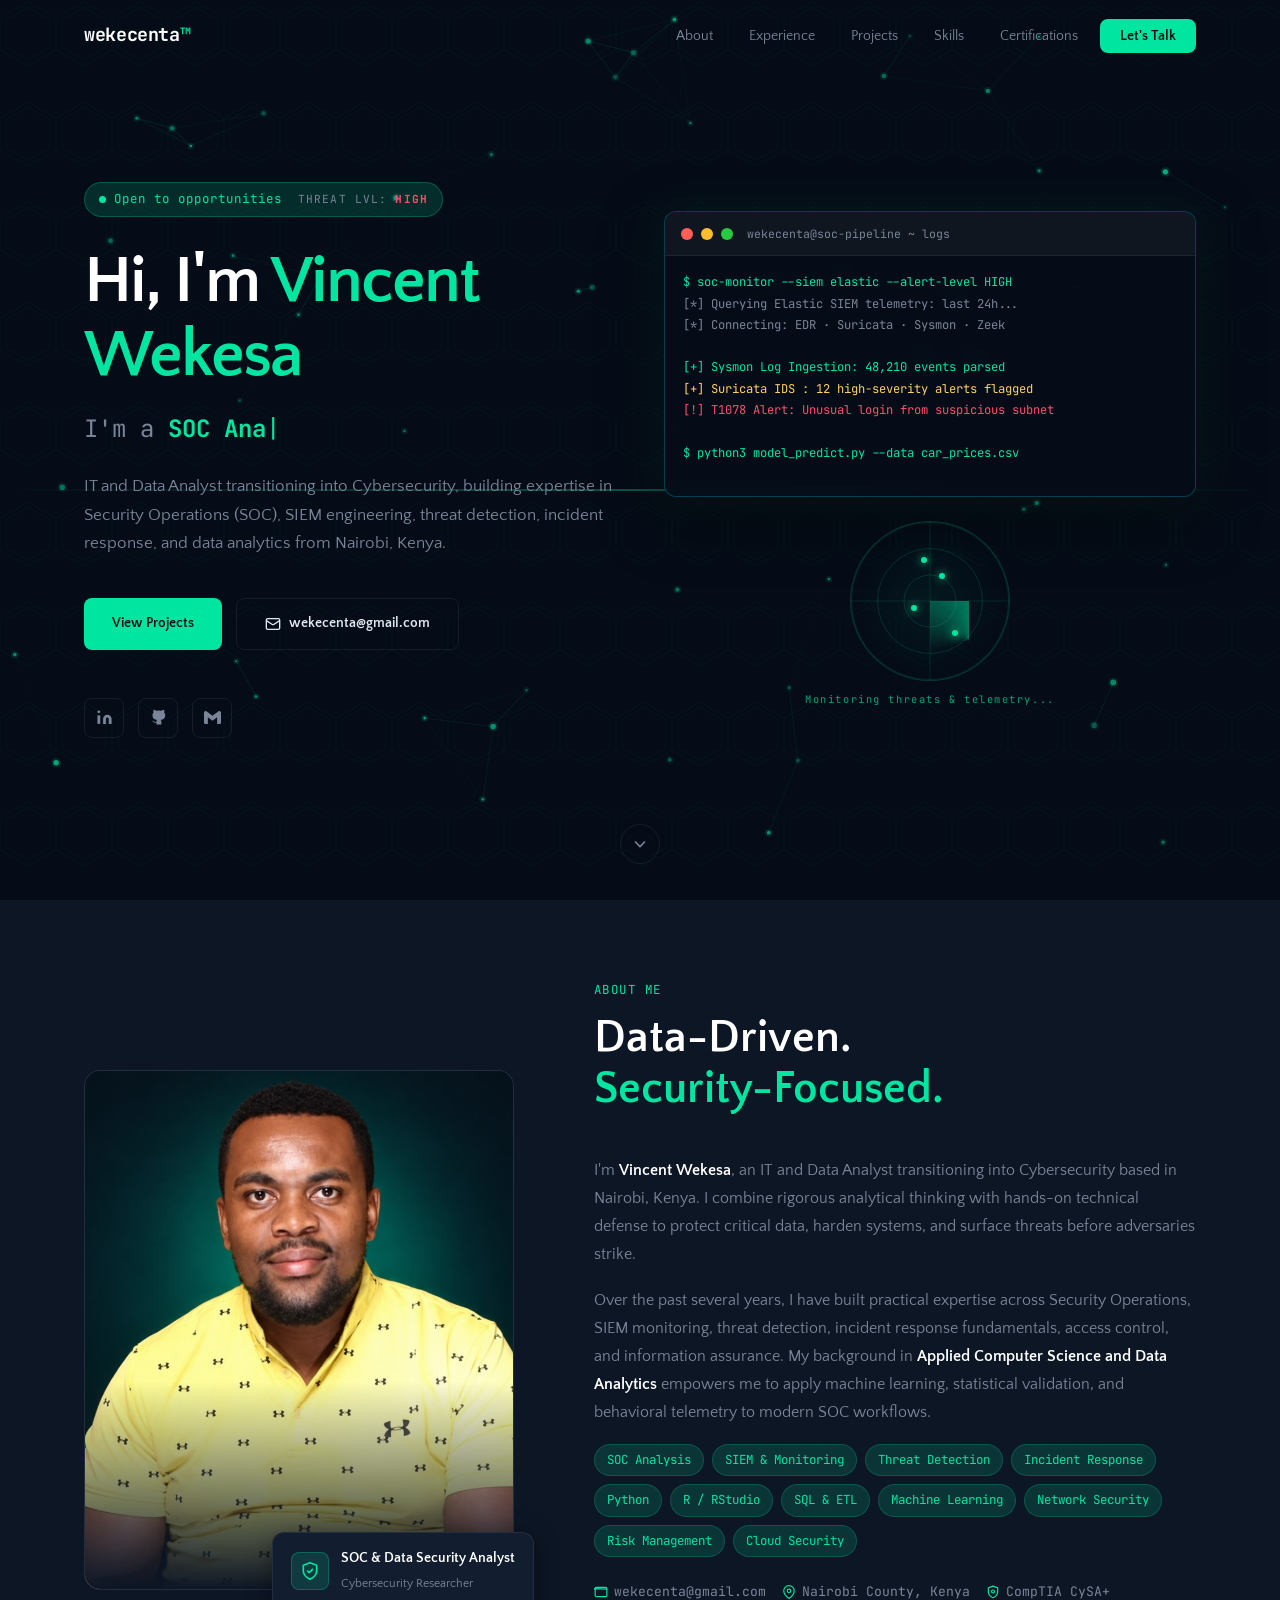
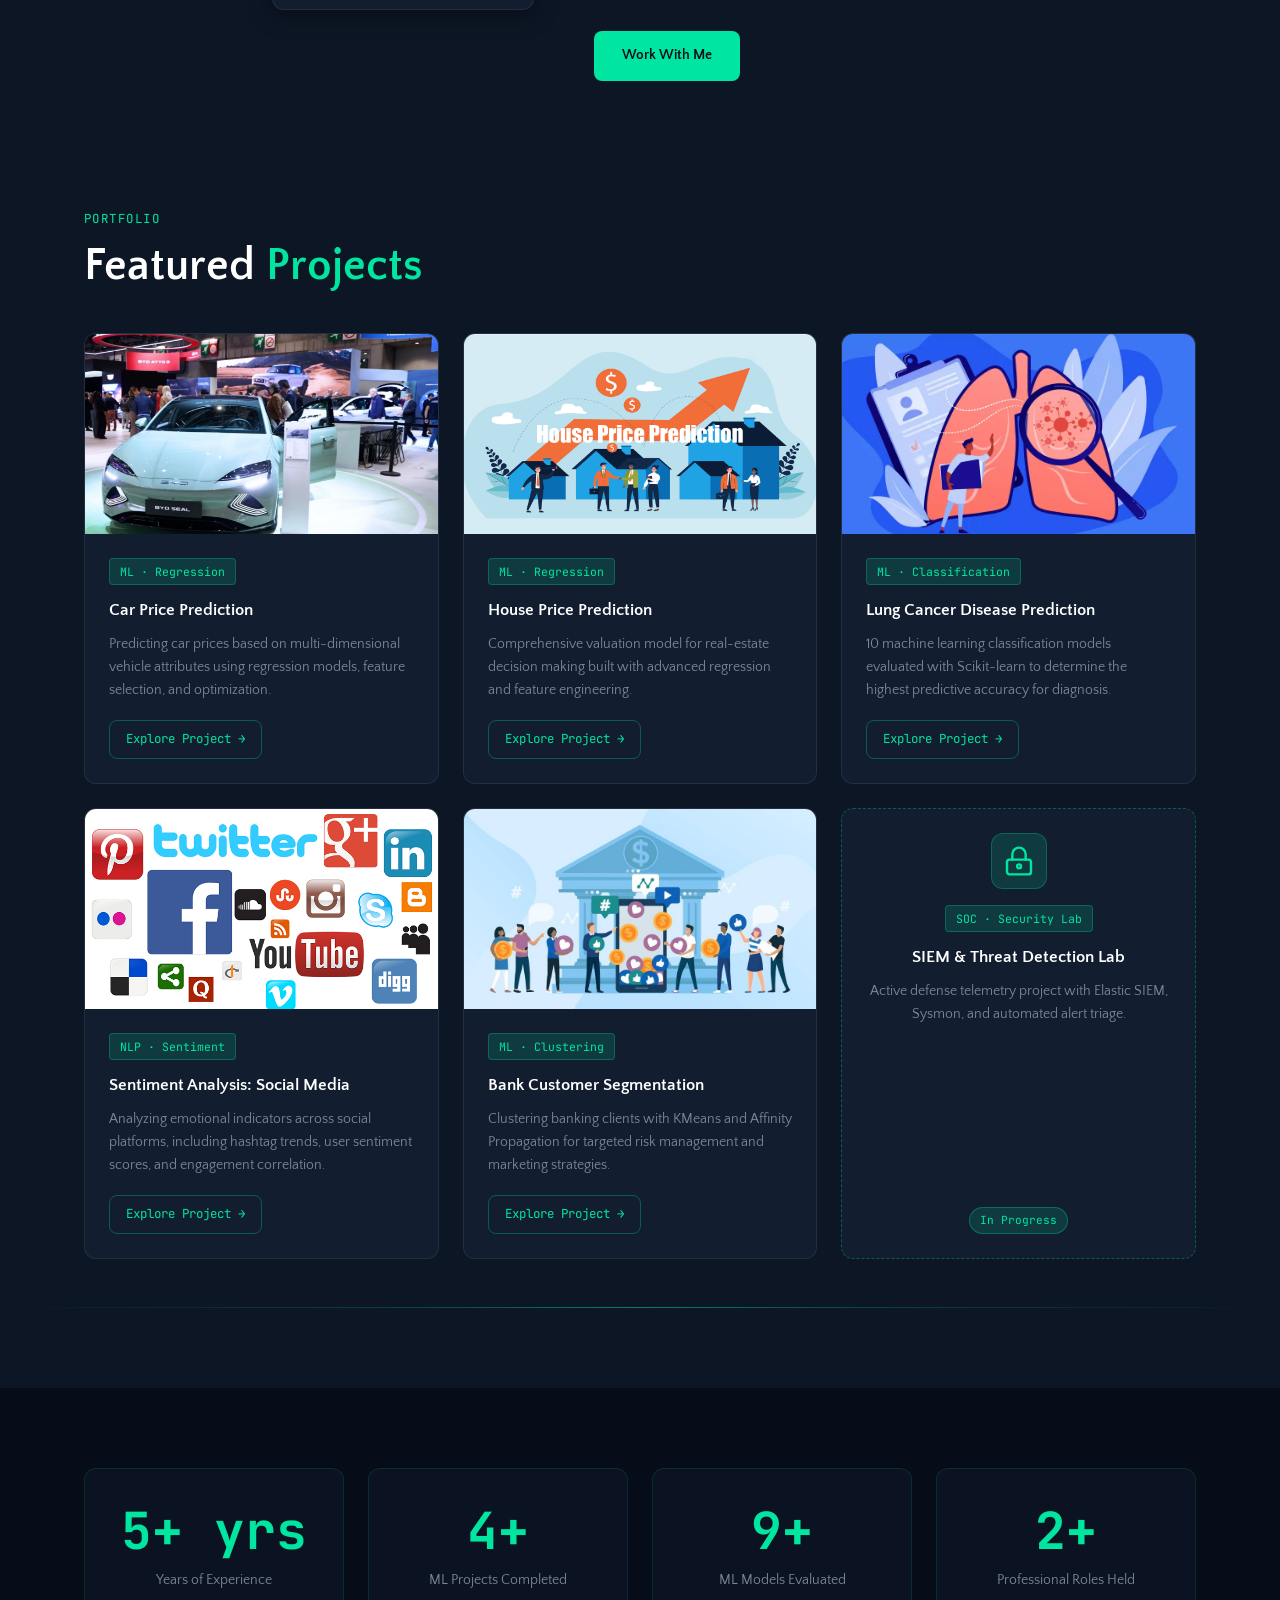
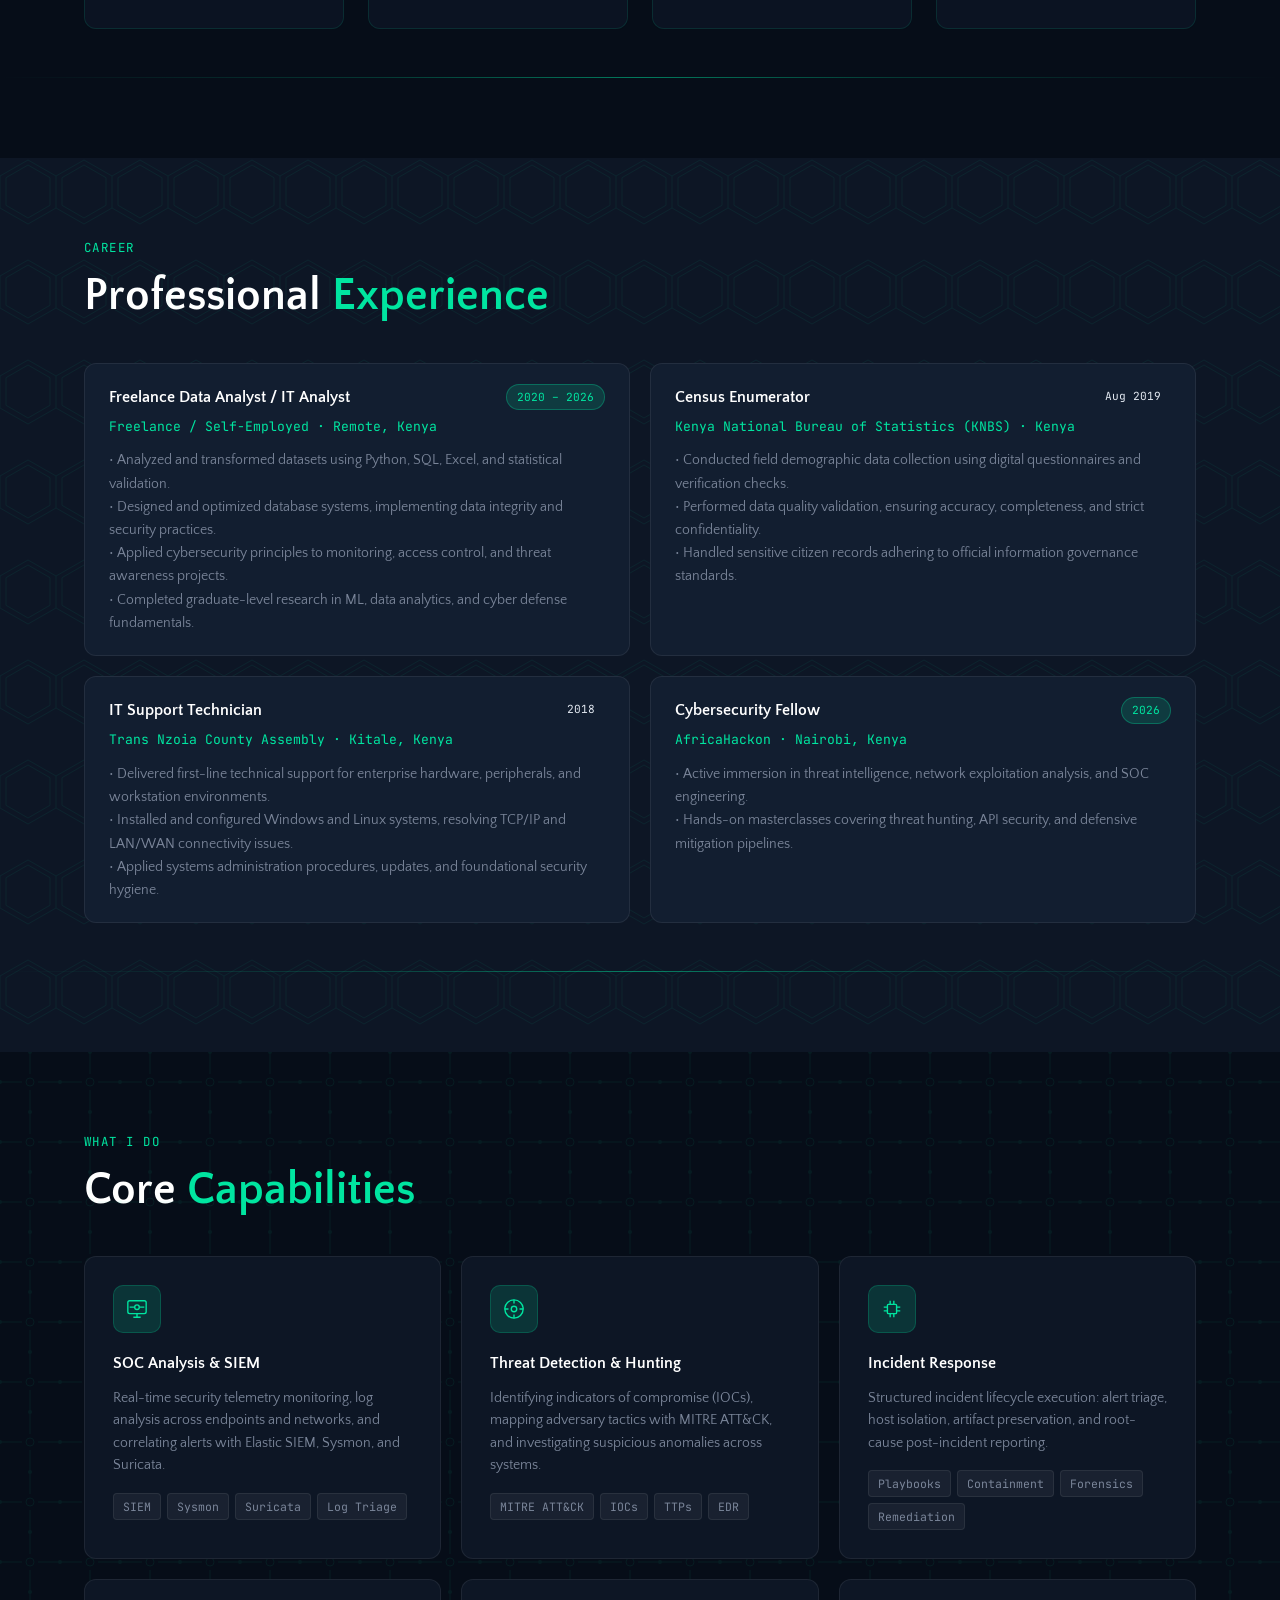
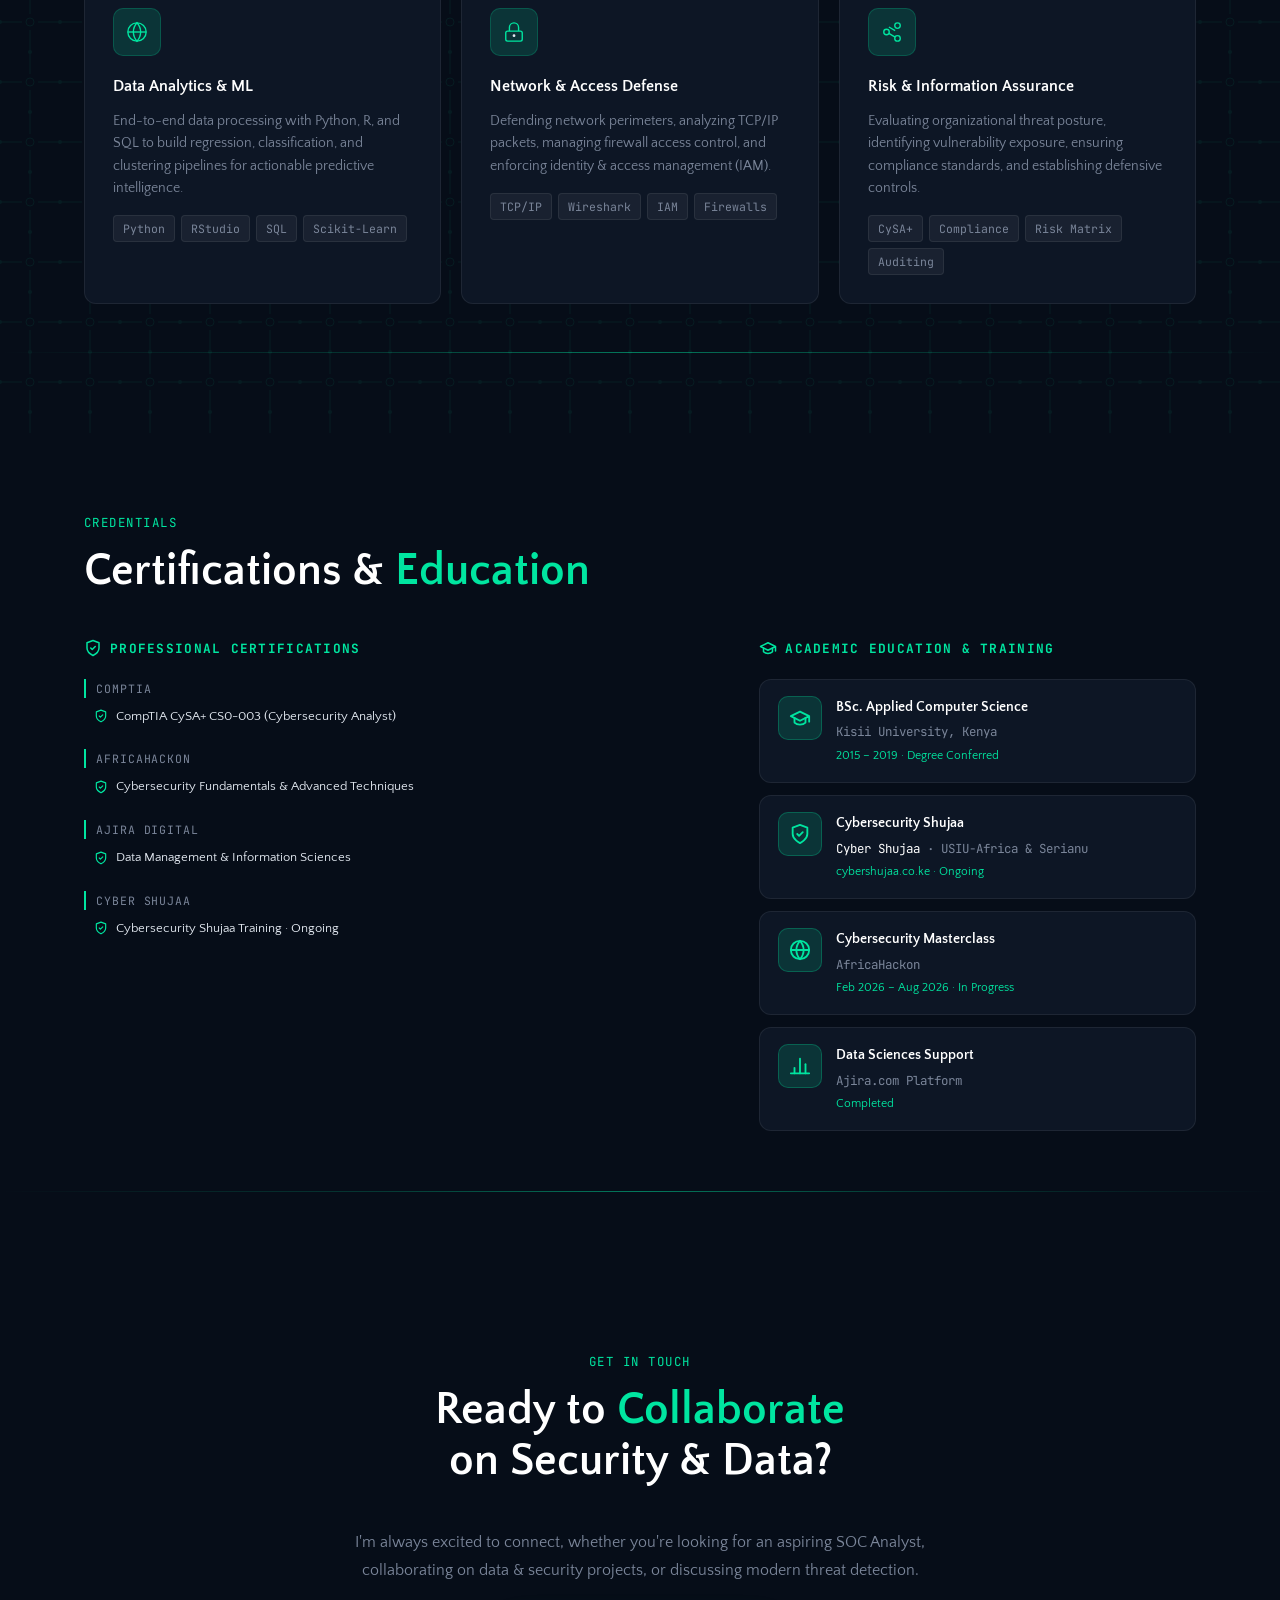
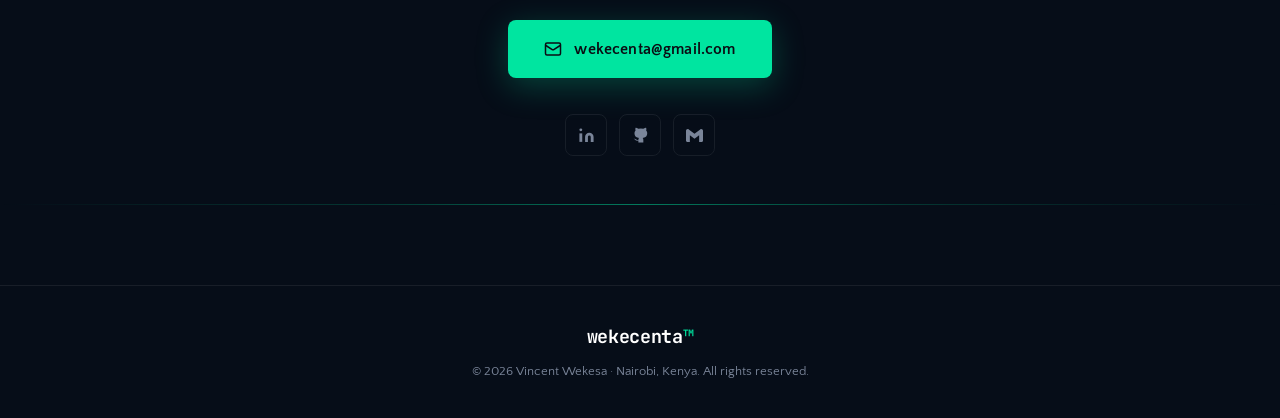
<file: wekecenta.html>
<!DOCTYPE html>
<html lang="en">
<head>
  <meta charset="UTF-8" />
  <meta name="viewport" content="width=device-width, initial-scale=1.0" />
  <meta name="description" content="Vincent Wekesa | SOC Analyst, Data Analyst & IT Professional based in Nairobi, Kenya." />
  <title>Vincent Wekesa | SOC Analyst | Data Analyst</title>

  <!-- Preconnect for speed -->
  <link rel="preconnect" href="https://fonts.googleapis.com" />
  <link rel="preconnect" href="https://fonts.gstatic.com" crossorigin />
  <link href="https://fonts.googleapis.com/css2?family=Quattrocento+Sans:ital,wght@0,400;0,700;1,400&family=JetBrains+Mono:wght@400;700&display=swap" rel="stylesheet" />

  <link rel="icon" type="image/png" href="images/favicon.png" />
  <link rel="apple-touch-icon" href="images/favicon.png" />
  <link rel="stylesheet" href="css/style.css" />
</head>
<body>

  <!-- ===== NAVBAR ===== -->
  <nav class="nav" id="nav">
    <div class="nav__inner">
      <a href="#home" class="nav__logo">wekecenta<span>™</span></a>
      <ul class="nav__links" id="nav-links">
        <li><a href="#about">About</a></li>
        <li><a href="#experience">Experience</a></li>
        <li><a href="#projects">Projects</a></li>
        <li><a href="#skills">Skills</a></li>
        <li><a href="#certifications">Certifications</a></li>
        <li><a href="#contact" class="nav__cta">Let's Talk</a></li>
      </ul>
      <button class="nav__toggle" id="nav-toggle" aria-label="Toggle menu">
        <span></span><span></span><span></span>
      </button>
    </div>
  </nav>

  <!-- ===== HERO ===== -->
  <section class="hero" id="home">
    <!-- Layered backgrounds -->
    <div class="hero__bg">
      <canvas id="matrix-canvas"></canvas>
    </div>
    <canvas id="particle-canvas" class="particle-canvas"></canvas>
    <div class="hero__hex-grid"></div>
    <div class="hero__scan-line"></div>

    <div class="hero__layout">
      <!-- Left: main content -->
      <div class="hero__content">
        <p class="hero__tag">
          <span class="tag-dot"></span> Open to opportunities
          <span class="tag-threat">THREAT LVL: <span class="threat-val" id="threat-level">HIGH</span></span>
        </p>
        <h1 class="hero__title glitch" data-text="Vincent Wekesa">
          Hi, I'm <span class="accent">Vincent Wekesa</span>
        </h1>
        <div class="hero__roles">
          <span class="role-prefix">I'm a </span>
          <span class="typed" id="typed-text"></span><span class="cursor">|</span>
        </div>
        <p class="hero__sub">
          IT and Data Analyst transitioning into Cybersecurity, building expertise in
          Security Operations (SOC), SIEM engineering, threat detection, incident response,
          and data analytics from Nairobi, Kenya.
        </p>
        <div class="hero__actions">
          <a href="#projects" class="btn btn--primary">View Projects</a>
          <a href="https://mail.google.com/mail/?view=cm&fs=1&to=wekecenta@gmail.com" target="_blank" rel="noopener" class="btn btn--ghost">
            <svg width="16" height="16" viewBox="0 0 24 24" fill="none" stroke="currentColor" stroke-width="2"><rect x="2" y="4" width="20" height="16" rx="2"/><path d="m22 7-8.97 5.7a1.94 1.94 0 0 1-2.06 0L2 7"/></svg>
            <span>wekecenta@gmail.com</span>
          </a>
        </div>
        <div class="hero__socials">
          <a href="https://www.linkedin.com/in/vincent-wekesa-56a761174/" target="_blank" rel="noopener" aria-label="LinkedIn">
            <svg viewBox="0 0 24 24" fill="currentColor"><path d="M16 8a6 6 0 0 1 6 6v7h-4v-7a2 2 0 0 0-2-2 2 2 0 0 0-2 2v7h-4v-7a6 6 0 0 1 6-6z"/><rect x="2" y="9" width="4" height="12"/><circle cx="4" cy="4" r="2"/></svg>
          </a>
          <a href="https://github.com/WekesaVincent" target="_blank" rel="noopener" aria-label="GitHub">
            <svg viewBox="0 0 24 24" fill="currentColor"><path d="M9 19c-5 1.5-5-2.5-7-3m14 6v-3.87a3.37 3.37 0 0 0-.94-2.61c3.14-.35 6.44-1.54 6.44-7A5.44 5.44 0 0 0 20 4.77 5.07 5.07 0 0 0 19.91 1S18.73.65 16 2.48a13.38 13.38 0 0 0-7 0C6.27.65 5.09 1 5.09 1A5.07 5.07 0 0 0 5 4.77a5.44 5.44 0 0 0-1.5 3.78c0 5.42 3.3 6.61 6.44 7A3.37 3.37 0 0 0 9 18.13V22"/></svg>
          </a>
          <a href="https://mail.google.com/mail/?view=cm&fs=1&to=wekecenta@gmail.com" target="_blank" rel="noopener" aria-label="Gmail">
            <svg viewBox="0 0 24 24" fill="currentColor"><path d="M24 5.457v13.909c0 .904-.732 1.636-1.636 1.636h-3.819V11.73L12 16.64l-6.545-4.91v9.273H1.636A1.636 1.636 0 010 19.366V5.457c0-2.023 2.309-3.178 3.927-1.964L12 9.64l8.073-6.147C21.69 2.28 24 3.434 24 5.457z"/></svg>
          </a>
        </div>
      </div>

      <!-- Right: animated terminal -->
      <div class="hero__terminal" aria-hidden="true">
        <div class="terminal">
          <div class="terminal__bar">
            <span class="t-dot t-red"></span>
            <span class="t-dot t-yellow"></span>
            <span class="t-dot t-green"></span>
            <span class="terminal__title">wekecenta@soc-pipeline ~ logs</span>
          </div>
          <div class="terminal__body" id="terminal-body"></div>
        </div>
        <!-- Radar beneath terminal -->
        <div class="radar-wrap">
          <div class="radar">
            <div class="radar__ring r1"></div>
            <div class="radar__ring r2"></div>
            <div class="radar__ring r3"></div>
            <div class="radar__sweep"></div>
            <div class="radar__dot" style="top:32%;left:56%"></div>
            <div class="radar__dot" style="top:52%;left:38%"></div>
            <div class="radar__dot" style="top:68%;left:64%"></div>
            <div class="radar__dot" style="top:22%;left:44%"></div>
            <div class="radar__crosshair-h"></div>
            <div class="radar__crosshair-v"></div>
          </div>
          <p class="radar__label">Monitoring threats &amp; telemetry...</p>
        </div>
      </div>
    </div>

    <div class="hero__scroll">
      <a href="#about" aria-label="Scroll down">
        <svg width="20" height="20" viewBox="0 0 24 24" fill="none" stroke="currentColor" stroke-width="2"><path d="m6 9 6 6 6-6"/></svg>
      </a>
    </div>
  </section>

  <!-- ===== ABOUT ===== -->
  <section class="about section" id="about">
    <div class="container">
      <div class="about__grid">
        <div class="about__image">
          <div class="about__img-wrapper">
            <img src="images/portfolio.jpg"
                 alt="Vincent Wekesa"
                 loading="lazy"
                 onerror="this.src='https://raw.githubusercontent.com/WekesaVincent/Mages/main/portfolio.jpg.jpeg'; this.onerror=null;" />
            <div class="about__img-fallback">VW</div>
          </div>
          <div class="about__badge">
            <span class="badge-icon">
              <svg width="20" height="20" viewBox="0 0 24 24" fill="none" stroke="currentColor" stroke-width="2" stroke-linecap="round" stroke-linejoin="round">
                <path d="M12 22s8-4 8-10V5l-8-3-8 3v7c0 6 8 10 8 10z"/>
                <path d="m9 12 2 2 4-4"/>
              </svg>
            </span>
            <div>
              <strong>SOC &amp; Data Security Analyst</strong>
              <span>Cybersecurity Researcher</span>
            </div>
          </div>
        </div>
        <div class="about__content">
          <p class="section__label">About Me</p>
          <h2 class="section__title">Data-Driven. <br><span class="accent">Security-Focused.</span></h2>
          <p class="about__text">
            I'm <strong>Vincent Wekesa</strong>, an IT and Data Analyst transitioning into Cybersecurity based in Nairobi, Kenya.
            I combine rigorous analytical thinking with hands-on technical defense to protect critical data,
            harden systems, and surface threats before adversaries strike.
          </p>
          <p class="about__text">
            Over the past several years, I have built practical expertise across Security Operations,
            SIEM monitoring, threat detection, incident response fundamentals, access control, and information assurance.
            My background in <strong>Applied Computer Science and Data Analytics</strong> empowers me to apply
            machine learning, statistical validation, and behavioral telemetry to modern SOC workflows.
          </p>
          <div class="about__tags">
            <span>SOC Analysis</span>
            <span>SIEM &amp; Monitoring</span>
            <span>Threat Detection</span>
            <span>Incident Response</span>
            <span>Python</span>
            <span>R / RStudio</span>
            <span>SQL &amp; ETL</span>
            <span>Machine Learning</span>
            <span>Network Security</span>
            <span>Risk Management</span>
            <span>Cloud Security</span>
          </div>
          <div class="about__meta">
            <span>
              <svg width="14" height="14" viewBox="0 0 24 24" fill="none" stroke="currentColor" stroke-width="2" stroke-linecap="round" stroke-linejoin="round"><path d="M22 7-8.97 5.7a1.94 1.94 0 0 1-2.06 0L2 7"/><rect x="2" y="4" width="20" height="16" rx="2"/></svg>
              <a href="https://mail.google.com/mail/?view=cm&fs=1&to=wekecenta@gmail.com" target="_blank" rel="noopener">wekecenta@gmail.com</a>
            </span>
            <span>
              <svg width="14" height="14" viewBox="0 0 24 24" fill="none" stroke="currentColor" stroke-width="2" stroke-linecap="round" stroke-linejoin="round"><path d="M21 10c0 7-9 13-9 13s-9-6-9-13a9 9 0 0 1 18 0z"/><circle cx="12" cy="10" r="3"/></svg>
              Nairobi County, Kenya
            </span>
            <span>
              <svg width="14" height="14" viewBox="0 0 24 24" fill="none" stroke="currentColor" stroke-width="2" stroke-linecap="round" stroke-linejoin="round"><path d="M12 22s8-4 8-10V5l-8-3-8 3v7c0 6 8 10 8 10z"/><circle cx="12" cy="11" r="2.5"/></svg>
              CompTIA CySA+
            </span>
          </div>
          <a href="#contact" class="btn btn--primary">Work With Me</a>
        </div>
      </div>
    </div>
  </section>

  <!-- ===== PROJECTS ===== -->
  <section class="projects section" id="projects">
    <div class="container">
      <p class="section__label">Portfolio</p>
      <h2 class="section__title">Featured <span class="accent">Projects</span></h2>

      <div class="projects__grid">

        <div class="project-card">
          <div class="project-card__img-wrap">
            <img src="images/car.jpg" alt="Car Price Prediction" loading="lazy" onerror="this.src='https://raw.githubusercontent.com/WekesaVincent/Mages/main/car.jpg'" />
          </div>
          <div class="project-card__body">
            <span class="project-card__tag">ML · Regression</span>
            <h3 class="project-card__title">Car Price Prediction</h3>
            <p class="project-card__desc">Predicting car prices based on multi-dimensional vehicle attributes using regression models, feature selection, and optimization.</p>
            <a href="https://github.com/WekesaVincent/Projects/blob/main/Car%20Price%20Prediction.ipynb" target="_blank" rel="noopener" class="project-card__btn">Explore Project →</a>
          </div>
        </div>

        <div class="project-card">
          <div class="project-card__img-wrap">
            <img src="images/house.png" alt="House Price Prediction" loading="lazy" onerror="this.src='https://raw.githubusercontent.com/WekesaVincent/Mages/main/house.png'" />
          </div>
          <div class="project-card__body">
            <span class="project-card__tag">ML · Regression</span>
            <h3 class="project-card__title">House Price Prediction</h3>
            <p class="project-card__desc">Comprehensive valuation model for real-estate decision making built with advanced regression and feature engineering.</p>
            <a href="https://github.com/WekesaVincent/Projects/blob/main/House%20Price%20Prediction.ipynb" target="_blank" rel="noopener" class="project-card__btn">Explore Project →</a>
          </div>
        </div>

        <div class="project-card">
          <div class="project-card__img-wrap">
            <img src="images/lung.png" alt="Lung Cancer Disease Prediction" loading="lazy" onerror="this.src='https://raw.githubusercontent.com/WekesaVincent/Mages/main/lung.png'" />
          </div>
          <div class="project-card__body">
            <span class="project-card__tag">ML · Classification</span>
            <h3 class="project-card__title">Lung Cancer Disease Prediction</h3>
            <p class="project-card__desc">10 machine learning classification models evaluated with Scikit-learn to determine the highest predictive accuracy for diagnosis.</p>
            <a href="https://github.com/WekesaVincent/Projects/blob/main/Lung%20Cancer%20Disease%20Prediction.ipynb" target="_blank" rel="noopener" class="project-card__btn">Explore Project →</a>
          </div>
        </div>

        <div class="project-card">
          <div class="project-card__img-wrap">
            <img src="images/social.png" alt="Sentiment Analysis" loading="lazy" onerror="this.src='https://raw.githubusercontent.com/WekesaVincent/Mages/main/social.png'" />
          </div>
          <div class="project-card__body">
            <span class="project-card__tag">NLP · Sentiment</span>
            <h3 class="project-card__title">Sentiment Analysis: Social Media</h3>
            <p class="project-card__desc">Analyzing emotional indicators across social platforms, including hashtag trends, user sentiment scores, and engagement correlation.</p>
            <a href="https://github.com/WekesaVincent/Projects/blob/main/Sentiment%20Analysis%20Social%20Media.ipynb" target="_blank" rel="noopener" class="project-card__btn">Explore Project →</a>
          </div>
        </div>

        <div class="project-card">
          <div class="project-card__img-wrap">
            <img src="images/bank.jpg" alt="Bank Customer Segmentation" loading="lazy" onerror="this.src='https://raw.githubusercontent.com/WekesaVincent/Mages/main/bank.jpg'" />
          </div>
          <div class="project-card__body">
            <span class="project-card__tag">ML · Clustering</span>
            <h3 class="project-card__title">Bank Customer Segmentation</h3>
            <p class="project-card__desc">Clustering banking clients with KMeans and Affinity Propagation for targeted risk management and marketing strategies.</p>
            <a href="https://github.com/WekesaVincent/Projects/blob/main/BankCustomerSegmentation.ipynb" target="_blank" rel="noopener" class="project-card__btn">Explore Project →</a>
          </div>
        </div>

        <div class="project-card" style="border: 1px dashed rgba(0,229,160,0.3); justify-content: center; text-align: center;">
          <div class="project-card__body" style="align-items: center; justify-content: center;">
            <div class="project-card__icon-lock">
              <svg width="32" height="32" viewBox="0 0 24 24" fill="none" stroke="currentColor" stroke-width="1.8" stroke-linecap="round" stroke-linejoin="round">
                <rect x="3" y="11" width="18" height="11" rx="2" ry="2"/>
                <path d="M7 11V7a5 5 0 0 1 10 0v4"/>
                <circle cx="12" cy="16" r="1.5"/>
              </svg>
            </div>
            <span class="project-card__tag" style="align-self: center;">SOC · Security Lab</span>
            <h3 class="project-card__title">SIEM &amp; Threat Detection Lab</h3>
            <p class="project-card__desc" style="text-align: center;">Active defense telemetry project with Elastic SIEM, Sysmon, and automated alert triage.</p>
            <span class="timeline__tag current" style="align-self: center;">In Progress</span>
          </div>
        </div>

      </div>
    </div>
  </section>

  <!-- ===== STATS ===== -->
  <section class="stats section" id="stats">
    <div class="container">
      <div class="stats__grid">
        <div class="stats__card" data-count="5" data-suffix="+ yrs">
          <span class="stats__number" id="stat-0">0</span>
          <span class="stats__label">Years of Experience</span>
        </div>
        <div class="stats__card" data-count="5" data-suffix="+">
          <span class="stats__number" id="stat-1">0</span>
          <span class="stats__label">ML Projects Completed</span>
        </div>
        <div class="stats__card" data-count="10" data-suffix="+">
          <span class="stats__number" id="stat-2">0</span>
          <span class="stats__label">ML Models Evaluated</span>
        </div>
        <div class="stats__card" data-count="3" data-suffix="+">
          <span class="stats__number" id="stat-3">0</span>
          <span class="stats__label">Professional Roles Held</span>
        </div>
      </div>
    </div>
  </section>

  <!-- ===== EXPERIENCE ===== -->
  <section class="experience section" id="experience">
    <div class="container">
      <p class="section__label">Career</p>
      <h2 class="section__title">Professional <span class="accent">Experience</span></h2>
      <div class="timeline timeline--grid">

        <div class="timeline__item">
          <div class="timeline__dot"></div>
          <div class="timeline__card">
            <div class="timeline__header">
              <div>
                <h3>Freelance Data Analyst / IT Analyst</h3>
                <span class="timeline__org">Freelance / Self-Employed · Remote, Kenya</span>
              </div>
              <span class="timeline__tag current">2020 – 2026</span>
            </div>
            <p>
              • Analyzed and transformed datasets using Python, SQL, Excel, and statistical validation.<br>
              • Designed and optimized database systems, implementing data integrity and security practices.<br>
              • Applied cybersecurity principles to monitoring, access control, and threat awareness projects.<br>
              • Completed graduate-level research in ML, data analytics, and cyber defense fundamentals.
            </p>
          </div>
        </div>

        <div class="timeline__item">
          <div class="timeline__dot"></div>
          <div class="timeline__card">
            <div class="timeline__header">
              <div>
                <h3>Census Enumerator</h3>
                <span class="timeline__org">Kenya National Bureau of Statistics (KNBS) · Kenya</span>
              </div>
              <span class="timeline__tag">Aug 2019</span>
            </div>
            <p>
              • Conducted field demographic data collection using digital questionnaires and verification checks.<br>
              • Performed data quality validation, ensuring accuracy, completeness, and strict confidentiality.<br>
              • Handled sensitive citizen records adhering to official information governance standards.
            </p>
          </div>
        </div>

        <div class="timeline__item">
          <div class="timeline__dot"></div>
          <div class="timeline__card">
            <div class="timeline__header">
              <div>
                <h3>IT Support Technician</h3>
                <span class="timeline__org">Trans Nzoia County Assembly · Kitale, Kenya</span>
              </div>
              <span class="timeline__tag">2018</span>
            </div>
            <p>
              • Delivered first-line technical support for enterprise hardware, peripherals, and workstation environments.<br>
              • Installed and configured Windows and Linux systems, resolving TCP/IP and LAN/WAN connectivity issues.<br>
              • Applied systems administration procedures, updates, and foundational security hygiene.
            </p>
          </div>
        </div>

        <div class="timeline__item">
          <div class="timeline__dot"></div>
          <div class="timeline__card">
            <div class="timeline__header">
              <div>
                <h3>Cybersecurity Fellow</h3>
                <span class="timeline__org">AfricaHackon · Nairobi, Kenya</span>
              </div>
              <span class="timeline__tag current">2026</span>
            </div>
            <p>
              • Active immersion in threat intelligence, network exploitation analysis, and SOC engineering.<br>
              • Hands-on masterclasses covering threat hunting, API security, and defensive mitigation pipelines.
            </p>
          </div>
        </div>

      </div>
    </div>
  </section>

  <!-- ===== SKILLS / SERVICES ===== -->
  <section class="skills section" id="skills">
    <div class="container">
      <p class="section__label">What I Do</p>
      <h2 class="section__title">Core <span class="accent">Capabilities</span></h2>

      <div class="skills__grid skills__grid--services">

        <!-- SOC Analysis -->
        <div class="skill-card">
          <div class="skill-card__icon skill-card__icon--blue">
            <svg viewBox="0 0 24 24" fill="none" stroke="currentColor" stroke-width="1.5">
              <rect x="2" y="3" width="20" height="14" rx="2"/><path d="M8 21h8M12 17v4"/>
              <circle cx="12" cy="10" r="2.5"/><path d="M9.5 10H4M14.5 10H20"/>
            </svg>
          </div>
          <h3>SOC Analysis &amp; SIEM</h3>
          <p>Real-time security telemetry monitoring, log analysis across endpoints and networks, and correlating alerts with Elastic SIEM, Sysmon, and Suricata.</p>
          <div class="skill-card__tags"><span>SIEM</span><span>Sysmon</span><span>Suricata</span><span>Log Triage</span></div>
        </div>

        <!-- Threat Detection -->
        <div class="skill-card">
          <div class="skill-card__icon skill-card__icon--blue">
            <svg viewBox="0 0 24 24" fill="none" stroke="currentColor" stroke-width="1.5">
              <circle cx="12" cy="12" r="10"/>
              <circle cx="12" cy="12" r="3"/>
              <path d="M22 12h-4M6 12H2M12 2v4M12 18v4"/>
            </svg>
          </div>
          <h3>Threat Detection &amp; Hunting</h3>
          <p>Identifying indicators of compromise (IOCs), mapping adversary tactics with MITRE ATT&amp;CK, and investigating suspicious anomalies across systems.</p>
          <div class="skill-card__tags"><span>MITRE ATT&amp;CK</span><span>IOCs</span><span>TTPs</span><span>EDR</span></div>
        </div>

        <!-- Incident Response -->
        <div class="skill-card">
          <div class="skill-card__icon skill-card__icon--blue">
            <svg viewBox="0 0 24 24" fill="none" stroke="currentColor" stroke-width="1.5">
              <rect x="7" y="7" width="10" height="10" rx="1"/>
              <path d="M7 10H3M7 14H3M17 10h4M17 14h4M10 7V3M14 7V3M10 17v4M14 17v4"/>
            </svg>
          </div>
          <h3>Incident Response</h3>
          <p>Structured incident lifecycle execution: alert triage, host isolation, artifact preservation, and root-cause post-incident reporting.</p>
          <div class="skill-card__tags"><span>Playbooks</span><span>Containment</span><span>Forensics</span><span>Remediation</span></div>
        </div>

        <!-- Data Analytics -->
        <div class="skill-card">
          <div class="skill-card__icon skill-card__icon--blue">
            <svg viewBox="0 0 24 24" fill="none" stroke="currentColor" stroke-width="1.5">
              <circle cx="12" cy="12" r="10"/>
              <path d="M12 2a15.3 15.3 0 0 1 4 10 15.3 15.3 0 0 1-4 10 15.3 15.3 0 0 1-4-10 15.3 15.3 0 0 1 4-10z"/>
              <path d="M2 12h20"/>
            </svg>
          </div>
          <h3>Data Analytics &amp; ML</h3>
          <p>End-to-end data processing with Python, R, and SQL to build regression, classification, and clustering pipelines for actionable predictive intelligence.</p>
          <div class="skill-card__tags"><span>Python</span><span>RStudio</span><span>SQL</span><span>Scikit-Learn</span></div>
        </div>

        <!-- Network Security -->
        <div class="skill-card">
          <div class="skill-card__icon skill-card__icon--blue">
            <svg viewBox="0 0 24 24" fill="none" stroke="currentColor" stroke-width="1.5">
              <rect x="3" y="11" width="18" height="11" rx="2"/>
              <path d="M7 11V7a5 5 0 0 1 10 0v4"/>
              <circle cx="12" cy="16" r="1.5" fill="currentColor" stroke="none"/>
            </svg>
          </div>
          <h3>Network &amp; Access Defense</h3>
          <p>Defending network perimeters, analyzing TCP/IP packets, managing firewall access control, and enforcing identity &amp; access management (IAM).</p>
          <div class="skill-card__tags"><span>TCP/IP</span><span>Wireshark</span><span>IAM</span><span>Firewalls</span></div>
        </div>

        <!-- Risk Management -->
        <div class="skill-card">
          <div class="skill-card__icon skill-card__icon--blue">
            <svg viewBox="0 0 24 24" fill="none" stroke="currentColor" stroke-width="1.5">
              <circle cx="18" cy="5" r="3"/>
              <circle cx="6" cy="12" r="3"/>
              <circle cx="18" cy="19" r="3"/>
              <path d="m8.59 13.51 6.83 3.98M15.41 10.5 8.59 6.52"/>
            </svg>
          </div>
          <h3>Risk &amp; Information Assurance</h3>
          <p>Evaluating organizational threat posture, identifying vulnerability exposure, ensuring compliance standards, and establishing defensive controls.</p>
          <div class="skill-card__tags"><span>CySA+</span><span>Compliance</span><span>Risk Matrix</span><span>Auditing</span></div>
        </div>

      </div>
    </div>
  </section>

  <!-- ===== CERTIFICATIONS & EDUCATION ===== -->
  <section class="certs section" id="certifications">
    <div class="container">
      <p class="section__label">Credentials</p>
      <h2 class="section__title">Certifications &amp; <span class="accent">Education</span></h2>

      <div class="certs__layout">
        <div>
          <h3 class="certs__col-title">
            <svg width="18" height="18" viewBox="0 0 24 24" fill="none" stroke="currentColor" stroke-width="2" stroke-linecap="round" stroke-linejoin="round">
              <path d="M12 22s8-4 8-10V5l-8-3-8 3v7c0 6 8 10 8 10z"/>
              <path d="m9 12 2 2 4-4"/>
            </svg>
            Professional Certifications
          </h3>

          <div class="cert-group">
            <span class="cert-issuer">CompTIA</span>
            <div class="cert-list">
              <span class="cert-badge">
                <svg width="14" height="14" viewBox="0 0 24 24" fill="none" stroke="currentColor" stroke-width="2" stroke-linecap="round" stroke-linejoin="round"><path d="M12 22s8-4 8-10V5l-8-3-8 3v7c0 6 8 10 8 10z"/><polyline points="9 12 11 14 15 10"/></svg>
                CompTIA CySA+ CS0-003 (Cybersecurity Analyst)
              </span>
            </div>
          </div>

          <div class="cert-group">
            <span class="cert-issuer">AfricaHackon</span>
            <div class="cert-list">
              <span class="cert-badge">
                <svg width="14" height="14" viewBox="0 0 24 24" fill="none" stroke="currentColor" stroke-width="2" stroke-linecap="round" stroke-linejoin="round"><path d="M12 22s8-4 8-10V5l-8-3-8 3v7c0 6 8 10 8 10z"/><polyline points="9 12 11 14 15 10"/></svg>
                Cybersecurity Fundamentals &amp; Advanced Techniques
              </span>
            </div>
          </div>

          <div class="cert-group">
            <span class="cert-issuer">Ajira Digital</span>
            <div class="cert-list">
              <span class="cert-badge">
                <svg width="14" height="14" viewBox="0 0 24 24" fill="none" stroke="currentColor" stroke-width="2" stroke-linecap="round" stroke-linejoin="round"><path d="M12 22s8-4 8-10V5l-8-3-8 3v7c0 6 8 10 8 10z"/><polyline points="9 12 11 14 15 10"/></svg>
                Data Management &amp; Information Sciences
              </span>
            </div>
          </div>

          <div class="cert-group">
            <span class="cert-issuer">Cyber Shujaa</span>
            <div class="cert-list">
              <a href="https://cybershujaa.co.ke" target="_blank" rel="noopener" class="cert-badge" style="text-decoration:none; color:inherit;">
                <svg width="14" height="14" viewBox="0 0 24 24" fill="none" stroke="currentColor" stroke-width="2" stroke-linecap="round" stroke-linejoin="round"><path d="M12 22s8-4 8-10V5l-8-3-8 3v7c0 6 8 10 8 10z"/><polyline points="9 12 11 14 15 10"/></svg>
                Cybersecurity Shujaa Training · Ongoing
              </a>
            </div>
          </div>
        </div>

        <div>
          <h3 class="certs__col-title">
            <svg width="18" height="18" viewBox="0 0 24 24" fill="none" stroke="currentColor" stroke-width="2" stroke-linecap="round" stroke-linejoin="round">
              <path d="M22 10v6M2 10l10-5 10 5-10 5z"/>
              <path d="M6 12v5c3 3 9 3 12 0v-5"/>
            </svg>
            Academic Education &amp; Training
          </h3>

          <div class="edu-card">
            <div class="edu-card__icon">
              <svg width="22" height="22" viewBox="0 0 24 24" fill="none" stroke="currentColor" stroke-width="2" stroke-linecap="round" stroke-linejoin="round">
                <path d="M22 10v6M2 10l10-5 10 5-10 5z"/>
                <path d="M6 12v5c3 3 9 3 12 0v-5"/>
              </svg>
            </div>
            <div>
              <strong>BSc. Applied Computer Science</strong>
              <span>Kisii University, Kenya</span>
              <em>2015 – 2019 · Degree Conferred</em>
            </div>
          </div>

          <div class="edu-card">
            <div class="edu-card__icon">
              <svg width="22" height="22" viewBox="0 0 24 24" fill="none" stroke="currentColor" stroke-width="2" stroke-linecap="round" stroke-linejoin="round">
                <path d="M12 22s8-4 8-10V5l-8-3-8 3v7c0 6 8 10 8 10z"/>
                <path d="m9 12 2 2 4-4"/>
              </svg>
            </div>
            <div>
              <strong>Cybersecurity Shujaa</strong>
              <span><a href="https://cybershujaa.co.ke" target="_blank" rel="noopener" style="color:var(--white); text-decoration:none;">Cyber Shujaa</a> · USIU-Africa &amp; Serianu</span>
              <em><a href="https://cybershujaa.co.ke" target="_blank" rel="noopener" style="color:var(--accent); text-decoration:none;">cybershujaa.co.ke</a> · Ongoing</em>
            </div>
          </div>

          <div class="edu-card">
            <div class="edu-card__icon">
              <svg width="22" height="22" viewBox="0 0 24 24" fill="none" stroke="currentColor" stroke-width="2" stroke-linecap="round" stroke-linejoin="round">
                <circle cx="12" cy="12" r="10"/>
                <line x1="2" y1="12" x2="22" y2="12"/>
                <path d="M12 2a15.3 15.3 0 0 1 4 10 15.3 15.3 0 0 1-4 10 15.3 15.3 0 0 1-4-10 15.3 15.3 0 0 1 4-10z"/>
              </svg>
            </div>
            <div>
              <strong>Cybersecurity Masterclass</strong>
              <span>AfricaHackon</span>
              <em>Feb 2026 – Aug 2026 · In Progress</em>
            </div>
          </div>

          <div class="edu-card">
            <div class="edu-card__icon">
              <svg width="22" height="22" viewBox="0 0 24 24" fill="none" stroke="currentColor" stroke-width="2" stroke-linecap="round" stroke-linejoin="round">
                <line x1="18" y1="20" x2="18" y2="10"/>
                <line x1="12" y1="20" x2="12" y2="4"/>
                <line x1="6" y1="20" x2="6" y2="14"/>
                <line x1="2" y1="20" x2="22" y2="20"/>
              </svg>
            </div>
            <div>
              <strong>Data Sciences Support</strong>
              <span>Ajira.com Platform</span>
              <em>Completed</em>
            </div>
          </div>
        </div>
      </div>
    </div>
  </section>

  <!-- ===== CONTACT ===== -->
  <section class="contact section" id="contact">
    <div class="container">
      <div class="contact__inner">
        <div class="contact__info">
          <p class="section__label">Get in Touch</p>
          <h2 class="section__title">Ready to <span class="accent">Collaborate</span><br>on Security &amp; Data?</h2>
          <p class="contact__text">
            I'm always excited to connect, whether you're looking for an aspiring SOC Analyst,
            collaborating on data &amp; security projects, or discussing modern threat detection.
          </p>
          <div class="contact__details">
            <a href="https://mail.google.com/mail/?view=cm&fs=1&to=wekecenta@gmail.com" target="_blank" rel="noopener" class="btn btn--primary contact__mailto">
              <svg width="18" height="18" viewBox="0 0 24 24" fill="none" stroke="currentColor" stroke-width="2"><rect x="2" y="4" width="20" height="16" rx="2"/><path d="m22 7-8.97 5.7a1.94 1.94 0 0 1-2.06 0L2 7"/></svg>
              <span>wekecenta@gmail.com</span>
            </a>
          </div>
          <div class="contact__socials">
            <a href="https://www.linkedin.com/in/vincent-wekesa-56a761174/" target="_blank" rel="noopener" aria-label="LinkedIn">
              <svg viewBox="0 0 24 24" fill="currentColor"><path d="M16 8a6 6 0 0 1 6 6v7h-4v-7a2 2 0 0 0-2-2 2 2 0 0 0-2 2v7h-4v-7a6 6 0 0 1 6-6z"/><rect x="2" y="9" width="4" height="12"/><circle cx="4" cy="4" r="2"/></svg>
            </a>
            <a href="https://github.com/WekesaVincent" target="_blank" rel="noopener" aria-label="GitHub">
              <svg viewBox="0 0 24 24" fill="currentColor"><path d="M9 19c-5 1.5-5-2.5-7-3m14 6v-3.87a3.37 3.37 0 0 0-.94-2.61c3.14-.35 6.44-1.54 6.44-7A5.44 5.44 0 0 0 20 4.77 5.07 5.07 0 0 0 19.91 1S18.73.65 16 2.48a13.38 13.38 0 0 0-7 0C6.27.65 5.09 1 5.09 1A5.07 5.07 0 0 0 5 4.77a5.44 5.44 0 0 0-1.5 3.78c0 5.42 3.3 6.61 6.44 7A3.37 3.37 0 0 0 9 18.13V22"/></svg>
            </a>
            <a href="https://mail.google.com/mail/?view=cm&fs=1&to=wekecenta@gmail.com" target="_blank" rel="noopener" aria-label="Gmail">
              <svg viewBox="0 0 24 24" fill="currentColor"><path d="M24 5.457v13.909c0 .904-.732 1.636-1.636 1.636h-3.819V11.73L12 16.64l-6.545-4.91v9.273H1.636A1.636 1.636 0 010 19.366V5.457c0-2.023 2.309-3.178 3.927-1.964L12 9.64l8.073-6.147C21.69 2.28 24 3.434 24 5.457z"/></svg>
            </a>
          </div>
        </div>
      </div>
    </div>
  </section>

  <!-- ===== FOOTER ===== -->
  <footer class="footer">
    <div class="container">
      <div class="footer__inner">
        <span class="nav__logo">wekecenta<span>™</span></span>
        <p>© 2026 Vincent Wekesa · Nairobi, Kenya. All rights reserved.</p>
      </div>
    </div>
  </footer>

  <a href="#home" class="scroll-top" id="scroll-top" aria-label="Back to top">
    <svg width="20" height="20" viewBox="0 0 24 24" fill="none" stroke="currentColor" stroke-width="2"><path d="m18 15-6-6-6 6"/></svg>
  </a>

  <script src="js/main.js"></script>
</body>
</html>
</file>
<file: css/style.css>
/* ===== RESET & BASE ===== */
*, *::before, *::after { box-sizing: border-box; margin: 0; padding: 0; }

:root {
  --accent:       #00e5a0;
  --accent-dim:   #00b87a;
  --accent-glow:  rgba(0, 229, 160, 0.15);
  --bg:           #060d18;
  --bg-card:      #0d1625;
  --bg-card2:     #121e30;
  --border:       rgba(255,255,255,0.07);
  --text:         #e2e8f0;
  --text-muted:   #7a8599;
  --white:        #ffffff;
  --radius:       12px;
  --radius-sm:    8px;
  --font-mono:    'JetBrains Mono', monospace;
  --font-sans:    'Quattrocento Sans', sans-serif;
  --shadow:       0 4px 24px rgba(0,0,0,0.4);
  --shadow-card:  0 2px 16px rgba(0,0,0,0.3);
  --transition:   0.25s ease;
}

html { scroll-behavior: smooth; font-size: 16px; }

body {
  font-family: var(--font-sans);
  background: var(--bg);
  color: var(--text);
  line-height: 1.65;
  overflow-x: hidden;
  -webkit-font-smoothing: antialiased;
}

img { max-width: 100%; display: block; }
a { color: inherit; text-decoration: none; }
button { cursor: pointer; border: none; background: none; font: inherit; }
ul { list-style: none; }

/* ===== UTILITIES ===== */
.container {
  width: 100%;
  max-width: 1160px;
  margin: 0 auto;
  padding: 0 24px;
}

.section { padding: 80px 0; }

.about.section { padding-bottom: 48px; }


.accent { color: var(--accent); }

.section__label {
  font-family: var(--font-mono);
  font-size: 0.78rem;
  letter-spacing: 0.12em;
  text-transform: uppercase;
  color: var(--accent);
  margin-bottom: 12px;
  display: block;
}

.section__title {
  font-size: clamp(2rem, 4vw, 2.8rem);
  font-weight: 700;
  line-height: 1.15;
  color: var(--white);
  margin-bottom: 40px;
}

/* ===== BUTTONS ===== */
.btn {
  display: inline-flex;
  align-items: center;
  gap: 8px;
  padding: 13px 28px;
  border-radius: var(--radius-sm);
  font-weight: 600;
  font-size: 0.9rem;
  transition: var(--transition);
  white-space: nowrap;
}

.btn--primary {
  background: var(--accent);
  color: #0a0d13;
}
.btn--primary:hover {
  background: #00ffc0;
  transform: translateY(-2px);
  box-shadow: 0 8px 24px rgba(0,229,160,0.3);
}

.btn--ghost {
  border: 1.5px solid var(--border);
  color: var(--text);
  background: transparent;
}
.btn--ghost:hover {
  border-color: var(--accent);
  color: var(--accent);
  transform: translateY(-2px);
}

.btn--full { width: 100%; justify-content: center; }

/* ===== NAVBAR ===== */
.nav {
  position: fixed;
  top: 0; left: 0; right: 0;
  z-index: 100;
  padding: 20px 0;
  transition: background 0.3s, padding 0.3s, backdrop-filter 0.3s;
}

.nav.scrolled {
  padding: 14px 0;
  background: rgba(10, 13, 19, 0.92);
  backdrop-filter: blur(16px);
  border-bottom: 1px solid var(--border);
}

.nav__inner {
  display: flex;
  align-items: center;
  justify-content: space-between;
  max-width: 1160px;
  margin: 0 auto;
  padding: 0 24px;
}

.nav__logo {
  font-family: var(--font-mono);
  font-size: 1.15rem;
  font-weight: 700;
  color: var(--white);
  letter-spacing: -0.02em;
}
.nav__logo span { color: var(--accent); }

.nav__links {
  display: flex;
  align-items: center;
  gap: 8px;
}

.nav__links a {
  padding: 8px 14px;
  font-size: 0.9rem;
  color: var(--text-muted);
  border-radius: var(--radius-sm);
  transition: color var(--transition), background var(--transition);
}
.nav__links a:hover { color: var(--white); background: rgba(255,255,255,0.05); }

.nav__cta {
  background: var(--accent) !important;
  color: #0a0d13 !important;
  font-weight: 600;
  padding: 9px 20px !important;
}
.nav__cta:hover {
  background: #00ffc0 !important;
  transform: translateY(-1px);
  box-shadow: 0 4px 16px rgba(0,229,160,0.3);
}

.nav__toggle {
  display: none;
  flex-direction: column;
  gap: 5px;
  padding: 8px;
}
.nav__toggle span {
  display: block;
  width: 22px; height: 2px;
  background: var(--text);
  border-radius: 2px;
  transition: var(--transition);
}
.nav__toggle.active span:nth-child(1) { transform: rotate(45deg) translate(5px, 5px); }
.nav__toggle.active span:nth-child(2) { opacity: 0; }
.nav__toggle.active span:nth-child(3) { transform: rotate(-45deg) translate(5px, -5px); }

/* ===== HERO ===== */
.hero {
  position: relative;
  min-height: 100vh;
  display: flex;
  flex-direction: column;
  justify-content: center;
  overflow: hidden;
  padding-top: 80px;
  background: var(--bg);
}


.hero__bg {
  position: absolute;
  inset: 0;
  z-index: 0;
}

#matrix-canvas {
  width: 100%;
  height: 100%;
  opacity: 0.14;
}

/* Particle network canvas */
.particle-canvas {
  position: absolute;
  inset: 0;
  width: 100%;
  height: 100%;
  z-index: 1;
  pointer-events: none;
}

/* Hex grid overlay */
.hero__hex-grid {
  position: absolute;
  inset: 0;
  z-index: 1;
  opacity: 0.04;
  background-image: url("data:image/svg+xml,%3Csvg xmlns='http://www.w3.org/2000/svg' width='56' height='100'%3E%3Cpath d='M28 66L0 50V18L28 2l28 16v32L28 66zm0-6l22-12.7V19.7L28 7 6 19.7v27.6L28 60z' fill='none' stroke='%2300e5a0' stroke-width='1'/%3E%3C/svg%3E");
  background-size: 56px 100px;
  pointer-events: none;
}

/* Horizontal scan line */
.hero__scan-line {
  position: absolute;
  left: 0; right: 0;
  height: 2px;
  background: linear-gradient(90deg, transparent 0%, var(--accent) 50%, transparent 100%);
  opacity: 0.35;
  z-index: 2;
  pointer-events: none;
  animation: scan-sweep 6s linear infinite;
}

@keyframes scan-sweep {
  0%   { top: -2px; opacity: 0; }
  5%   { opacity: 0.35; }
  95%  { opacity: 0.35; }
  100% { top: 100%; opacity: 0; }
}

/* Hero two-column layout */
.hero__layout {
  position: relative;
  z-index: 3;
  display: grid;
  grid-template-columns: 1fr 1fr;
  align-items: center;
  gap: 48px;
  max-width: 1160px;
  margin: 0 auto;
  padding: 0 24px 60px;
  width: 100%;
}

.hero__content {
  /* no positioning needed — inside grid */
}

/* Threat tag extra badge */
.tag-threat {
  margin-left: 8px;
  font-size: 0.7rem;
  letter-spacing: 0.1em;
  color: var(--text-muted);
}
.threat-val {
  color: #ff4d6d;
  font-weight: 700;
  animation: threat-flash 2.4s ease infinite;
}
@keyframes threat-flash {
  0%,100% { opacity: 1; }
  50%      { opacity: 0.4; }
}

/* ===== GLITCH EFFECT ===== */
.glitch {
  position: relative;
}
.glitch::before,
.glitch::after {
  content: attr(data-text);
  position: absolute;
  top: 0; left: 0;
  width: 100%;
  height: 100%;
  pointer-events: none;
  opacity: 0;
}
.glitch::before {
  color: #0ff;
  clip-path: polygon(0 20%, 100% 20%, 100% 40%, 0 40%);
  animation: glitch-top 4s infinite;
}
.glitch::after {
  color: #f0f;
  clip-path: polygon(0 60%, 100% 60%, 100% 80%, 0 80%);
  animation: glitch-bot 4s infinite;
}

/* Glitch only fires briefly, mostly idle */
@keyframes glitch-top {
  0%,89%,100% { opacity: 0; transform: none; }
  90%          { opacity: 0.7; transform: translate(-3px, 1px) skewX(-2deg); }
  92%          { opacity: 0.7; transform: translate(3px, -1px) skewX(2deg); }
  94%          { opacity: 0; }
}
@keyframes glitch-bot {
  0%,91%,100% { opacity: 0; transform: none; }
  92%          { opacity: 0.6; transform: translate(3px, 2px) skewX(1deg); }
  94%          { opacity: 0.6; transform: translate(-3px, -2px); }
  96%          { opacity: 0; }
}

/* ===== TERMINAL WIDGET ===== */
.hero__terminal {
  display: flex;
  flex-direction: column;
  gap: 24px;
  animation: float-up 1s ease 0.3s both;
}

@keyframes float-up {
  from { opacity: 0; transform: translateY(30px); }
  to   { opacity: 1; transform: translateY(0); }
}

.terminal {
  background: rgba(6, 13, 24, 0.88);
  border: 1px solid rgba(0,180,216,0.3);
  border-radius: 12px;
  overflow: hidden;
  box-shadow: 0 0 40px rgba(0,229,160,0.08), 0 20px 60px rgba(0,0,0,0.5);
  backdrop-filter: blur(8px);
}

.terminal__bar {
  display: flex;
  align-items: center;
  gap: 8px;
  padding: 12px 16px;
  background: rgba(255,255,255,0.04);
  border-bottom: 1px solid rgba(255,255,255,0.06);
}

.t-dot {
  width: 12px; height: 12px;
  border-radius: 50%;
}
.t-red    { background: #ff5f57; }
.t-yellow { background: #ffbd2e; }
.t-green  { background: #28ca41; }

.terminal__title {
  font-family: var(--font-mono);
  font-size: 0.72rem;
  color: var(--text-muted);
  margin-left: 6px;
}

.terminal__body {
  padding: 16px 18px;
  font-family: var(--font-mono);
  font-size: 0.76rem;
  line-height: 1.75;
  min-height: 240px;
  max-height: 300px;
  overflow-y: auto;
  color: var(--text);
  scrollbar-width: none;
}
.terminal__body::-webkit-scrollbar { display: none; }

.t-line { display: block; opacity: 0; animation: t-appear 0.1s ease forwards; }
.t-prompt { color: var(--accent); }
.t-cmd    { color: #e2e8f0; }
.t-ok     { color: #00e5a0; }
.t-warn   { color: #ffd166; }
.t-err    { color: #ff4d6d; }
.t-dim    { color: var(--text-muted); }
.t-ip     { color: #7eb8f7; }
.t-high   { color: #ff4d6d; font-weight: 700; }

@keyframes t-appear {
  to { opacity: 1; }
}

/* ===== RADAR ===== */
.radar-wrap {
  display: flex;
  flex-direction: column;
  align-items: center;
  gap: 10px;
}

.radar {
  position: relative;
  width: 160px;
  height: 160px;
  border-radius: 50%;
  background: radial-gradient(circle, rgba(0,229,160,0.06) 0%, transparent 70%);
  border: 1px solid rgba(0,229,160,0.2);
  overflow: hidden;
  flex-shrink: 0;
}

.radar__ring {
  position: absolute;
  top: 50%; left: 50%;
  transform: translate(-50%, -50%);
  border-radius: 50%;
  border: 1px solid rgba(0,229,160,0.15);
}
.r1 { width:  53px; height:  53px; }
.r2 { width: 106px; height: 106px; }
.r3 { width: 158px; height: 158px; }

.radar__sweep {
  position: absolute;
  top: 50%; left: 50%;
  width: 50%; height: 50%;
  transform-origin: 0% 100%;
  background: conic-gradient(from 0deg, transparent 70%, rgba(0,229,160,0.5) 100%);
  animation: radar-spin 3s linear infinite;
}

@keyframes radar-spin {
  to { transform: rotate(360deg); }
}

.radar__dot {
  position: absolute;
  width: 6px; height: 6px;
  border-radius: 50%;
  background: var(--accent);
  box-shadow: 0 0 8px var(--accent);
  animation: blink-dot 2s ease infinite;
}
.radar__dot:nth-child(2) { animation-delay: 0.4s; }
.radar__dot:nth-child(3) { animation-delay: 0.8s; }
.radar__dot:nth-child(4) { animation-delay: 1.2s; }

@keyframes blink-dot {
  0%,100% { opacity: 1; transform: scale(1); }
  50%      { opacity: 0.3; transform: scale(0.7); }
}

.radar__crosshair-h,
.radar__crosshair-v {
  position: absolute;
  background: rgba(0,229,160,0.12);
}
.radar__crosshair-h { top: 50%; left: 0; right: 0; height: 1px; transform: translateY(-50%); }
.radar__crosshair-v { left: 50%; top: 0; bottom: 0; width: 1px; transform: translateX(-50%); }

.radar__label {
  font-family: var(--font-mono);
  font-size: 0.65rem;
  letter-spacing: 0.15em;
  color: var(--accent);
  opacity: 0.7;
  text-align: center;
  animation: threat-flash 2s ease infinite;
}

.hero__tag {
  display: inline-flex;
  align-items: center;
  gap: 8px;
  font-family: var(--font-mono);
  font-size: 0.78rem;
  color: var(--accent);
  background: var(--accent-glow);
  border: 1px solid rgba(0,229,160,0.25);
  border-radius: 100px;
  padding: 6px 14px;
  margin-bottom: 28px;
  letter-spacing: 0.08em;
}

.tag-dot {
  width: 7px; height: 7px;
  border-radius: 50%;
  background: var(--accent);
  animation: pulse-dot 2s infinite;
}

@keyframes pulse-dot {
  0%, 100% { opacity: 1; transform: scale(1); }
  50% { opacity: 0.5; transform: scale(1.4); }
}

.hero__title {
  font-size: clamp(2.6rem, 6vw, 4.2rem);
  font-weight: 800;
  line-height: 1.1;
  color: var(--white);
  margin-bottom: 16px;
  letter-spacing: -0.03em;
}

.hero__roles {
  font-size: clamp(1.1rem, 2.5vw, 1.5rem);
  font-family: var(--font-mono);
  color: var(--text-muted);
  margin-bottom: 24px;
  min-height: 2rem;
}

.typed { color: var(--accent); font-weight: 700; }

.cursor {
  color: var(--accent);
  animation: blink 0.9s step-end infinite;
}
@keyframes blink { 50% { opacity: 0; } }

.hero__sub {
  max-width: 560px;
  font-size: 1.05rem;
  color: var(--text-muted);
  margin-bottom: 40px;
  line-height: 1.7;
}

.hero__actions {
  display: flex;
  flex-wrap: wrap;
  gap: 14px;
  margin-bottom: 48px;
}

.hero__socials {
  display: flex;
  gap: 14px;
}
.hero__socials a {
  width: 40px; height: 40px;
  display: flex; align-items: center; justify-content: center;
  border: 1px solid var(--border);
  border-radius: var(--radius-sm);
  color: var(--text-muted);
  transition: var(--transition);
}
.hero__socials a svg { width: 17px; height: 17px; }
.hero__socials a:hover {
  border-color: var(--accent);
  color: var(--accent);
  background: var(--accent-glow);
  transform: translateY(-3px);
}

.hero__scroll {
  position: absolute;
  bottom: 36px;
  left: 50%;
  transform: translateX(-50%);
  z-index: 1;
}
.hero__scroll a {
  display: flex;
  align-items: center;
  justify-content: center;
  width: 40px; height: 40px;
  border: 1px solid var(--border);
  border-radius: 50%;
  color: var(--text-muted);
  animation: bounce 2s ease infinite;
  transition: var(--transition);
}
.hero__scroll a:hover { border-color: var(--accent); color: var(--accent); }

@keyframes bounce {
  0%, 100% { transform: translateY(0); }
  50% { transform: translateY(8px); }
}

/* ===== ABOUT ===== */
.about { background: var(--bg-card); }

.about__grid {
  display: grid;
  grid-template-columns: 1fr 1.4fr;
  gap: 80px;
  align-items: center;
}

.about__image { position: relative; width: 100%; }

.about__img-wrapper {
  width: 100%;
  height: 520px;
  border-radius: 16px;
  overflow: hidden;
  border: 1px solid var(--border);
  position: relative;
  background: var(--bg-card2);
}

.about__img-wrapper img {
  width: 100%;
  height: 100%;
  display: block;
  object-fit: cover;
  object-position: center 65%;
}

.about__img-fallback {
  display: none;
  width: 100%; height: 100%;
  align-items: center;
  justify-content: center;
  font-size: 3.5rem;
  font-weight: 800;
  color: var(--accent);
  font-family: var(--font-mono);
  background: var(--bg-card2);
}

.about__img-wrapper::after {
  content: '';
  position: absolute;
  inset: 0;
  background: linear-gradient(to bottom, transparent 60%, var(--bg-card) 100%);
  pointer-events: none;
}

.about__badge {
  position: absolute;
  bottom: -20px;
  right: -20px;
  background: var(--bg-card2);
  border: 1px solid var(--border);
  border-radius: var(--radius);
  padding: 14px 18px;
  display: flex;
  align-items: center;
  gap: 12px;
  box-shadow: var(--shadow);
}
.badge-icon { font-size: 1.8rem; }
.about__badge strong { display: block; font-size: 0.85rem; color: var(--white); }
.about__badge span { font-size: 0.75rem; color: var(--text-muted); }

.about__text {
  color: var(--text-muted);
  margin-bottom: 18px;
  font-size: 1rem;
  line-height: 1.75;
}
.about__text strong { color: var(--white); }

.about__tags {
  display: flex;
  flex-wrap: wrap;
  gap: 8px;
  margin-bottom: 32px;
}
.about__tags span {
  font-size: 0.78rem;
  font-family: var(--font-mono);
  padding: 5px 12px;
  border-radius: 100px;
  background: var(--accent-glow);
  border: 1px solid rgba(0,229,160,0.2);
  color: var(--accent);
}

/* ===== SPEAKING ===== */
.speaking { background: var(--bg); }

.speaking__grid {
  display: grid;
  grid-template-columns: 1fr 1fr;
  gap: 72px;
  align-items: center;
}

.speaking__img-wrap {
  position: relative;
  border-radius: 16px;
  overflow: hidden;
  border: 1px solid var(--border);
}

.speaking__img-wrap img {
  width: 100%;
  height: 420px;
  object-fit: cover;
  object-position: center top;
  display: block;
  transition: transform 0.5s ease;
}

.speaking__img-wrap:hover img { transform: scale(1.03); }

.speaking__img-overlay {
  position: absolute;
  bottom: 0; left: 0; right: 0;
  padding: 20px;
  background: linear-gradient(to top, rgba(6,13,24,0.92) 0%, transparent 100%);
}

.speaking__img-tag {
  font-family: var(--font-mono);
  font-size: 0.72rem;
  letter-spacing: 0.08em;
  color: var(--accent);
}

.speaking__text {
  color: var(--text-muted);
  font-size: 1rem;
  line-height: 1.75;
  margin-bottom: 18px;
}
.speaking__text strong { color: var(--white); }

.speaking__tags {
  display: flex;
  flex-wrap: wrap;
  gap: 8px;
  margin-top: 24px;
}
.speaking__tags span {
  font-size: 0.78rem;
  font-family: var(--font-mono);
  padding: 5px 12px;
  border-radius: 100px;
  background: var(--accent-glow);
  border: 1px solid rgba(0,229,160,0.2);
  color: var(--accent);
}

@media (max-width: 960px) {
  .speaking__grid { grid-template-columns: 1fr; gap: 40px; }
  .speaking__img-wrap img { height: 300px; }
}

/* ===== STATS ===== */
.stats {
  background:
    linear-gradient(180deg, rgba(10,13,19,0.62) 0%, rgba(5,18,38,0.68) 100%),
    url('../images/cyber-bg.jpg') center 60% / cover no-repeat;
  background-attachment: fixed;
}

.stats__grid {
  display: grid;
  grid-template-columns: repeat(4, 1fr);
  gap: 24px;
}

.stats__card {
  background: rgba(13, 22, 37, 0.85);
  backdrop-filter: blur(12px);
  border: 1px solid rgba(0,229,160,0.12);
  border-radius: var(--radius);
  padding: 36px 28px;
  text-align: center;
  transition: var(--transition);
  position: relative;
  overflow: hidden;
}
.stats__card::before {
  content: '';
  position: absolute;
  top: 0; left: 0; right: 0;
  height: 2px;
  background: linear-gradient(90deg, transparent, var(--accent), transparent);
  opacity: 0;
  transition: opacity var(--transition);
}
.stats__card:hover { transform: translateY(-4px); border-color: rgba(0,229,160,0.3); }
.stats__card:hover::before { opacity: 1; }

.stats__number {
  display: block;
  font-family: var(--font-mono);
  font-size: clamp(2.4rem, 4vw, 3.2rem);
  font-weight: 700;
  color: var(--accent);
  line-height: 1;
  margin-bottom: 10px;
}

.stats__label {
  font-size: 0.85rem;
  color: var(--text-muted);
}

/* ===== EXPERIENCE ===== */
.experience { background: var(--bg-card); }

.timeline {
  position: relative;
  max-width: 760px;
}

.timeline::before {
  content: '';
  position: absolute;
  left: 18px; top: 0; bottom: 0;
  width: 1px;
  background: linear-gradient(to bottom, var(--accent), transparent);
}

/* 2-column grid layout */
.timeline--grid {
  max-width: 100%;
  display: grid;
  grid-template-columns: 1fr 1fr;
  gap: 20px;
}
.timeline--grid::before { display: none; }
.timeline--grid .timeline__dot { display: none; }
.timeline--grid .timeline__item {
  margin-bottom: 0;
  gap: 0;
}
.timeline--grid .timeline__card {
  height: 100%;
}

.timeline__item {
  display: flex;
  gap: 32px;
  margin-bottom: 32px;
  animation: fadeInUp 0.6s ease both;
}

.timeline__dot {
  flex-shrink: 0;
  width: 37px; height: 37px;
  border-radius: 50%;
  border: 2px solid var(--accent);
  background: var(--bg);
  position: relative;
  z-index: 1;
  margin-top: 4px;
}
.timeline__dot::after {
  content: '';
  position: absolute;
  inset: 5px;
  border-radius: 50%;
  background: var(--accent);
}

.timeline__card {
  flex: 1;
  background: var(--bg-card2);
  border: 1px solid var(--border);
  border-radius: var(--radius);
  padding: 20px 24px;
  transition: var(--transition);
}
.timeline__card:hover { border-color: rgba(0,229,160,0.2); transform: translateX(4px); }

.timeline__header {
  display: flex;
  align-items: flex-start;
  justify-content: space-between;
  gap: 12px;
  margin-bottom: 10px;
}

.timeline__header h3 {
  font-size: 1rem;
  font-weight: 600;
  color: var(--white);
  margin-bottom: 3px;
}

.timeline__org {
  font-size: 0.82rem;
  font-family: var(--font-mono);
  color: var(--accent);
}

.timeline__tag {
  font-size: 0.7rem;
  font-family: var(--font-mono);
  padding: 3px 10px;
  border-radius: 100px;
  white-space: nowrap;
}
.timeline__tag.current {
  background: var(--accent-glow);
  border: 1px solid rgba(0,229,160,0.3);
  color: var(--accent);
}

.timeline__card p {
  font-size: 0.88rem;
  color: var(--text-muted);
  line-height: 1.65;
}

/* ===== SKILLS ===== */
.skills { background: var(--bg); }

/* Offensive / Defensive divider labels */
.skills__divider-label {
  display: flex;
  align-items: center;
  gap: 16px;
  margin-bottom: 24px;
}
.skills__divider-label::before,
.skills__divider-label::after {
  content: '';
  flex: 1;
  height: 1px;
  background: var(--border);
}
.sdl {
  font-family: var(--font-mono);
  font-size: 0.75rem;
  letter-spacing: 0.12em;
  text-transform: uppercase;
  padding: 5px 14px;
  border-radius: 100px;
  white-space: nowrap;
}
.sdl--red {
  color: #ff6b6b;
  background: rgba(255,107,107,0.1);
  border: 1px solid rgba(255,107,107,0.25);
}
.sdl--green {
  color: var(--accent);
  background: var(--accent-glow);
  border: 1px solid rgba(0,229,160,0.25);
}

/* Defensive card variant */
.skill-card--defensive {
  border-color: rgba(100,160,255,0.12);
}
.skill-card--defensive:hover {
  border-color: rgba(100,160,255,0.3);
  box-shadow: 0 8px 32px rgba(100,160,255,0.07);
}
.skill-card__icon--blue {
  background: rgba(100,160,255,0.1);
  border-color: rgba(100,160,255,0.2);
}
.skill-card__icon--blue svg {
  stroke: #7eb8f7;
}

.skills__grid {
  display: grid;
  grid-template-columns: repeat(3, 1fr);
  gap: 20px;
}

.skill-card {
  background: var(--bg-card);
  border: 1px solid var(--border);
  border-radius: var(--radius);
  padding: 28px;
  transition: var(--transition);
  cursor: default;
}
.skill-card:hover {
  border-color: rgba(0,229,160,0.25);
  transform: translateY(-4px);
  box-shadow: 0 8px 32px rgba(0,229,160,0.08);
}

.skill-card__icon {
  width: 48px; height: 48px;
  background: var(--accent-glow);
  border: 1px solid rgba(0,229,160,0.2);
  border-radius: 10px;
  display: flex;
  align-items: center;
  justify-content: center;
  margin-bottom: 18px;
}
.skill-card__icon svg {
  width: 22px; height: 22px;
  stroke: var(--accent);
}

.skill-card h3 {
  font-size: 0.97rem;
  font-weight: 600;
  color: var(--white);
  margin-bottom: 10px;
}

.skill-card p {
  font-size: 0.85rem;
  color: var(--text-muted);
  line-height: 1.65;
  margin-bottom: 16px;
}

.skill-card__tags {
  display: flex;
  flex-wrap: wrap;
  gap: 6px;
}
.skill-card__tags span {
  font-size: 0.72rem;
  font-family: var(--font-mono);
  padding: 3px 9px;
  border-radius: 4px;
  background: rgba(255,255,255,0.05);
  border: 1px solid var(--border);
  color: var(--text-muted);
}

/* ===== ABOUT META ===== */
.about__meta {
  display: flex;
  flex-wrap: wrap;
  gap: 16px;
  margin-bottom: 28px;
  margin-top: -8px;
}
.about__meta span {
  display: inline-flex;
  align-items: center;
  gap: 6px;
  font-size: 0.82rem;
  font-family: var(--font-mono);
  color: var(--text-muted);
}
.about__meta svg { stroke: var(--accent); flex-shrink: 0; }

/* ===== CERTIFICATIONS ===== */
.certs { background: var(--bg); }

.certs__layout {
  display: grid;
  grid-template-columns: 1.4fr 1fr;
  gap: 64px;
  align-items: start;
}

.certs__col-title {
  display: flex;
  align-items: center;
  gap: 8px;
  font-size: 0.8rem;
  font-family: var(--font-mono);
  text-transform: uppercase;
  letter-spacing: 0.1em;
  color: var(--accent);
  margin-bottom: 20px;
}
.certs__col-title svg { stroke: var(--accent); }

.cert-group {
  margin-bottom: 22px;
}
.cert-issuer {
  display: block;
  font-size: 0.72rem;
  font-family: var(--font-mono);
  color: var(--text-muted);
  text-transform: uppercase;
  letter-spacing: 0.08em;
  margin-bottom: 8px;
  border-left: 2px solid var(--accent);
  padding-left: 10px;
}
.cert-list {
  display: flex;
  flex-direction: column;
  gap: 6px;
  padding-left: 10px;
}
.cert-badge {
  display: inline-flex;
  align-items: center;
  gap: 8px;
  font-size: 0.82rem;
  color: var(--text);
}
.cert-dot {
  width: 5px; height: 5px;
  border-radius: 50%;
  background: var(--accent);
  flex-shrink: 0;
  opacity: 0.7;
}

/* Education cards */
.edu-card {
  display: flex;
  align-items: flex-start;
  gap: 14px;
  background: var(--bg-card);
  border: 1px solid var(--border);
  border-radius: var(--radius);
  padding: 16px 18px;
  margin-bottom: 12px;
  transition: var(--transition);
}
.edu-card:hover { border-color: rgba(0,229,160,0.2); transform: translateX(4px); }
.edu-card__icon { font-size: 1.4rem; flex-shrink: 0; }
.edu-card div { display: flex; flex-direction: column; gap: 3px; }
.edu-card strong { font-size: 0.9rem; color: var(--white); font-weight: 600; }
.edu-card span  { font-size: 0.78rem; color: var(--text-muted); font-family: var(--font-mono); }
.edu-card em    { font-size: 0.75rem; color: var(--accent); font-style: normal; }

/* Language badges */
.lang-row { display: flex; gap: 10px; flex-wrap: wrap; }
.lang-badge {
  padding: 8px 16px;
  background: var(--bg-card);
  border: 1px solid var(--border);
  border-radius: var(--radius-sm);
  font-size: 0.85rem;
  color: var(--text);
  transition: var(--transition);
}
.lang-badge:hover { border-color: rgba(0,229,160,0.3); color: var(--accent); }

/* ===== CONTACT ===== */
.contact {
  position: relative;
  background:
    linear-gradient(135deg, rgba(10,13,19,0.93) 0%, rgba(5,18,38,0.90) 100%),
    url('../images/cyber-bg.jpg') center / cover no-repeat;
  background-attachment: fixed;
}

.contact__inner {
  display: flex;
  flex-direction: column;
  align-items: center;
  text-align: center;
  max-width: 640px;
  margin: 0 auto;
}

.contact__text {
  color: var(--text-muted);
  margin-bottom: 36px;
  line-height: 1.75;
  font-size: 1rem;
}

.contact__details {
  display: flex;
  flex-direction: column;
  align-items: center;
  gap: 16px;
  margin-bottom: 36px;
}

.contact__mailto {
  font-size: 1rem;
  padding: 16px 36px;
  gap: 12px;
  box-shadow: 0 8px 32px rgba(0,229,160,0.25);
  letter-spacing: 0.01em;
}
.contact__mailto:hover {
  box-shadow: 0 12px 40px rgba(0,229,160,0.4);
}

.contact__socials {
  display: flex;
  gap: 12px;
  justify-content: center;
}
.contact__socials a {
  width: 42px; height: 42px;
  display: flex; align-items: center; justify-content: center;
  border: 1px solid var(--border);
  border-radius: var(--radius-sm);
  color: var(--text-muted);
  transition: var(--transition);
}
.contact__socials a svg { width: 17px; height: 17px; }
.contact__socials a:hover {
  border-color: var(--accent);
  color: var(--accent);
  background: var(--accent-glow);
}

/* ===== FOOTER ===== */
.footer {
  background: var(--bg);
  border-top: 1px solid var(--border);
  padding: 36px 0;
}

.footer__inner {
  display: flex;
  flex-direction: column;
  align-items: center;
  gap: 8px;
  text-align: center;
}

.footer p { font-size: 0.82rem; color: var(--text-muted); }
.footer__note { font-size: 0.78rem !important; }

/* ===== SCROLL TO TOP ===== */
.scroll-top {
  position: fixed;
  bottom: 28px; right: 28px;
  width: 44px; height: 44px;
  background: var(--accent);
  border-radius: 50%;
  display: flex; align-items: center; justify-content: center;
  color: #0a0d13;
  box-shadow: 0 4px 20px rgba(0,229,160,0.35);
  opacity: 0;
  pointer-events: none;
  transition: opacity 0.3s, transform 0.3s;
  z-index: 50;
}
.scroll-top.visible { opacity: 1; pointer-events: auto; }
.scroll-top:hover { transform: translateY(-3px); }

/* ===== ANIMATIONS ===== */
@keyframes fadeInUp {
  from { opacity: 0; transform: translateY(24px); }
  to   { opacity: 1; transform: translateY(0); }
}

.fade-in {
  opacity: 0;
  transform: translateY(24px);
  transition: opacity 0.6s ease, transform 0.6s ease;
}
.fade-in.visible {
  opacity: 1;
  transform: translateY(0);
}

/* Hex grid on dark sections */
.experience, .skills {
  position: relative;
}
.experience::before {
  content: '';
  position: absolute;
  inset: 0;
  opacity: 0.07;
  background-image: url("data:image/svg+xml,%3Csvg xmlns='http://www.w3.org/2000/svg' width='56' height='100'%3E%3Cpath d='M28 66L0 50V18L28 2l28 16v32L28 66zm0-6l22-12.7V19.7L28 7 6 19.7v27.6L28 60z' fill='none' stroke='%2300e5a0' stroke-width='1'/%3E%3C/svg%3E");
  background-size: 56px 100px;
  pointer-events: none;
}

/* Circuit board pattern for skills section */
.skills::before {
  content: '';
  position: absolute;
  inset: 0;
  opacity: 0.07;
  background-image: url("data:image/svg+xml,%3Csvg xmlns='http://www.w3.org/2000/svg' width='60' height='60'%3E%3Cpath d='M0 30h22M38 30h22M30 0v22M30 38v22' stroke='%2300e5a0' stroke-width='1' fill='none'/%3E%3Ccircle cx='30' cy='30' r='4' fill='none' stroke='%2300e5a0' stroke-width='1'/%3E%3Ccircle cx='0' cy='30' r='2' fill='%2300e5a0'/%3E%3Ccircle cx='60' cy='30' r='2' fill='%2300e5a0'/%3E%3Ccircle cx='30' cy='0' r='2' fill='%2300e5a0'/%3E%3Ccircle cx='30' cy='60' r='2' fill='%2300e5a0'/%3E%3C/svg%3E");
  background-size: 60px 60px;
  pointer-events: none;
}

/* Circuit trace dividers between sections */
.section + .section::after {
  content: '';
  display: block;
  height: 1px;
  margin-top: 48px;
  background: linear-gradient(90deg, transparent 0%, rgba(0,229,160,0.2) 30%, rgba(0,229,160,0.5) 50%, rgba(0,229,160,0.2) 70%, transparent 100%);
}

/* ===== RESPONSIVE ===== */
/* Services grid — always 3 cols on wide, 2 on tablet */
.skills__grid--services { grid-template-columns: repeat(3, 1fr); }

@media (max-width: 960px) {
  .hero__layout { grid-template-columns: 1fr; }
  .hero__terminal { display: none; }

  .about__grid { grid-template-columns: 1fr; gap: 36px; }
  .about__image { display: flex; justify-content: center; width: 100%; }
  .about__img-wrapper { width: 85%; max-width: 360px; height: 320px; }

  .stats__grid { grid-template-columns: repeat(2, 1fr); }

  .skills__grid { grid-template-columns: repeat(2, 1fr); }
  .skills__grid--services { grid-template-columns: repeat(2, 1fr); }

  .timeline--grid { grid-template-columns: 1fr; }

  .contact__inner { gap: 28px; }

  .section { padding: 72px 0; }
  .container { padding: 0 18px; }
}

@media (max-width: 720px) {
  .nav__links {
    display: none;
    position: absolute;
    top: 100%; left: 0; right: 0;
    background: rgba(10,13,19,0.97);
    backdrop-filter: blur(16px);
    border-bottom: 1px solid var(--border);
    flex-direction: column;
    gap: 4px;
    padding: 12px;
  }
  .nav__links.open { display: flex; }
  .nav__links a { padding: 10px 14px; width: 100%; border-radius: var(--radius-sm); }
  .nav__toggle { display: flex; }

  .section { padding: 52px 0; }
  .container { padding: 0 14px; }

  .hero__title { font-size: clamp(1.75rem, 7vw, 2.6rem); }
  .section__title { font-size: clamp(1.6rem, 5vw, 2.2rem); margin-bottom: 28px; }

  .skill-card { padding: 20px 16px; }

  .skills__grid { grid-template-columns: 1fr; }
  .skills__grid--services { grid-template-columns: 1fr; }

  .timeline::before { display: none; }
  .timeline__item { gap: 12px; }
  .timeline__dot { display: none; }

  .contact__inner { gap: 20px; }

  .hero__socials { flex-wrap: wrap; gap: 8px; }
  .hero__sub { font-size: 0.92rem; }

  .about__badge {
    position: absolute;
    bottom: 12px;
    right: 12px;
    left: 12px;
    width: auto;
    padding: 10px 14px;
    gap: 8px;
  }
  .about__badge strong { font-size: 0.8rem; }
  .about__badge span { font-size: 0.7rem; }
  .badge-icon { font-size: 1.4rem; }
  .about__grid { gap: 28px; }
}

@media (max-width: 440px) {
  .about__img-wrapper { width: 80%; max-width: 300px; height: 280px; }
  .stats__grid { grid-template-columns: repeat(2, 1fr); }
  .hero__actions { flex-direction: column; }
  .hero__actions .btn { justify-content: center; }
  .section { padding: 40px 0; }
  .container { padding: 0 12px; }
  .skill-card { padding: 16px 14px; }
}



/* ===== PROJECTS ===== */
.projects { background: var(--bg-card); position: relative; }
.projects__grid {
  display: grid;
  grid-template-columns: repeat(3, 1fr);
  gap: 24px;
}
.project-card {
  background: var(--bg-card2);
  border: 1px solid var(--border);
  border-radius: var(--radius);
  overflow: hidden;
  display: flex;
  flex-direction: column;
  transition: var(--transition);
}
.project-card:hover {
  border-color: rgba(0,229,160,0.35);
  transform: translateY(-5px);
  box-shadow: 0 8px 30px rgba(0,229,160,0.1);
}
.project-card__img-wrap {
  width: 100%;
  height: 200px;
  overflow: hidden;
  position: relative;
  background: #08101c;
}
.project-card__img-wrap img {
  width: 100%;
  height: 100%;
  object-fit: cover;
  display: block;
  transition: transform 0.4s ease;
}
.project-card:hover .project-card__img-wrap img {
  transform: scale(1.05);
}
.project-card__body {
  padding: 24px;
  display: flex;
  flex-direction: column;
  flex: 1;
}
.project-card__tag {
  font-family: var(--font-mono);
  font-size: 0.72rem;
  color: var(--accent);
  background: var(--accent-glow);
  border: 1px solid rgba(0,229,160,0.25);
  padding: 3px 10px;
  border-radius: 4px;
  align-self: flex-start;
  margin-bottom: 12px;
}
.project-card__title {
  font-size: 1.05rem;
  font-weight: 600;
  color: var(--white);
  margin-bottom: 8px;
}
.project-card__desc {
  font-size: 0.88rem;
  color: var(--text-muted);
  line-height: 1.65;
  margin-bottom: 18px;
  flex: 1;
}
.project-card__btn {
  font-family: var(--font-mono);
  font-size: 0.78rem;
  color: var(--accent);
  border: 1px solid rgba(0,229,160,0.3);
  border-radius: var(--radius-sm);
  padding: 8px 16px;
  text-align: center;
  transition: var(--transition);
  align-self: flex-start;
}
.project-card__btn:hover {
  background: var(--accent);
  color: #070d14;
  box-shadow: 0 4px 16px rgba(0,229,160,0.3);
}
@media (max-width: 960px) {
  .projects__grid { grid-template-columns: repeat(2, 1fr); }
}
@media (max-width: 600px) {
  .projects__grid { grid-template-columns: 1fr; }
}

/* ===== SVG ICON STYLES (NO EMOJIS) ===== */
.edu-card__icon {
  width: 44px;
  height: 44px;
  border-radius: 10px;
  background: var(--accent-glow);
  border: 1px solid rgba(0, 229, 160, 0.25);
  display: flex;
  align-items: center;
  justify-content: center;
  color: var(--accent);
  flex-shrink: 0;
  transition: var(--transition);
}
.edu-card:hover .edu-card__icon {
  background: rgba(0, 229, 160, 0.22);
  border-color: var(--accent);
  box-shadow: 0 0 16px rgba(0, 229, 160, 0.25);
}
.edu-card__icon svg {
  width: 22px;
  height: 22px;
  stroke: var(--accent);
}

.badge-icon {
  width: 38px;
  height: 38px;
  border-radius: 8px;
  background: var(--accent-glow);
  border: 1px solid rgba(0, 229, 160, 0.25);
  display: flex;
  align-items: center;
  justify-content: center;
  color: var(--accent);
  flex-shrink: 0;
}
.badge-icon svg {
  stroke: var(--accent);
}

.project-card__icon-lock {
  width: 56px;
  height: 56px;
  border-radius: 12px;
  background: var(--accent-glow);
  border: 1px solid rgba(0, 229, 160, 0.25);
  display: flex;
  align-items: center;
  justify-content: center;
  color: var(--accent);
  margin-bottom: 16px;
  transition: var(--transition);
}
.project-card:hover .project-card__icon-lock {
  border-color: var(--accent);
  box-shadow: 0 0 20px rgba(0, 229, 160, 0.3);
}
.project-card__icon-lock svg {
  stroke: var(--accent);
}

.cert-badge svg {
  stroke: var(--accent);
  flex-shrink: 0;
}

/* ===== LAB CHALLENGES ===== */
.labs { background: var(--bg); }

.labs__grid {
  display: grid;
  grid-template-columns: repeat(auto-fill, minmax(520px, 1fr));
  gap: 28px;
  margin-top: 48px;
}

.lab-card {
  background: var(--bg-card);
  border: 1px solid var(--border);
  border-radius: var(--radius);
  padding: 28px;
  transition: var(--transition);
  position: relative;
  overflow: hidden;
}

.lab-card::before {
  content: '';
  position: absolute;
  top: 0;
  left: 0;
  right: 0;
  height: 2px;
  background: linear-gradient(90deg, var(--accent), transparent);
  opacity: 0;
  transition: var(--transition);
}

.lab-card:hover {
  border-color: rgba(0, 229, 160, 0.3);
  transform: translateY(-3px);
  box-shadow: 0 8px 32px rgba(0,0,0,0.4);
}

.lab-card:hover::before { opacity: 1; }

.lab-card__header {
  display: flex;
  align-items: flex-start;
  justify-content: space-between;
  gap: 12px;
  margin-bottom: 16px;
  flex-wrap: wrap;
}

.lab-card__meta {
  display: flex;
  align-items: center;
  gap: 10px;
  flex-wrap: wrap;
}

.lab-card__platform {
  font-family: var(--font-mono);
  font-size: 0.7rem;
  font-weight: 700;
  letter-spacing: 0.08em;
  text-transform: uppercase;
  padding: 3px 10px;
  border-radius: 4px;
  border: 1px solid;
}

.lab-card__platform--tryhackme {
  color: #ff6b6b;
  border-color: rgba(255, 107, 107, 0.4);
  background: rgba(255, 107, 107, 0.08);
}

.lab-card__platform--africahackon {
  color: var(--accent);
  border-color: rgba(0, 229, 160, 0.4);
  background: var(--accent-glow);
}

.lab-card__platform--hackthebox {
  color: #9fef00;
  border-color: rgba(159, 239, 0, 0.4);
  background: rgba(159, 239, 0, 0.08);
}

.lab-card__platform--cyberdefenders {
  color: #60a5fa;
  border-color: rgba(96, 165, 250, 0.4);
  background: rgba(96, 165, 250, 0.08);
}

.lab-card__difficulty {
  font-family: var(--font-mono);
  font-size: 0.68rem;
  font-weight: 700;
  letter-spacing: 0.06em;
  text-transform: uppercase;
  padding: 3px 10px;
  border-radius: 4px;
}

.lab-card__difficulty--easy {
  color: #4ade80;
  background: rgba(74, 222, 128, 0.1);
}

.lab-card__difficulty--medium {
  color: #fbbf24;
  background: rgba(251, 191, 36, 0.1);
}

.lab-card__difficulty--hard {
  color: #f87171;
  background: rgba(248, 113, 113, 0.1);
}

.lab-card__status {
  font-family: var(--font-mono);
  font-size: 0.68rem;
  font-weight: 700;
  text-transform: uppercase;
  padding: 3px 10px;
  border-radius: 4px;
  color: var(--accent);
  background: var(--accent-glow);
  border: 1px solid rgba(0, 229, 160, 0.3);
  display: flex;
  align-items: center;
  gap: 6px;
}

.lab-card__status::before {
  content: '';
  width: 6px;
  height: 6px;
  border-radius: 50%;
  background: var(--accent);
  display: inline-block;
  animation: pulse 2s infinite;
}

.lab-card__title {
  font-size: 1.1rem;
  font-weight: 700;
  color: var(--white);
  margin-bottom: 16px;
  line-height: 1.3;
}

.lab-card__section-label {
  font-family: var(--font-mono);
  font-size: 0.68rem;
  text-transform: uppercase;
  letter-spacing: 0.1em;
  color: var(--accent);
  margin-bottom: 6px;
  display: flex;
  align-items: center;
  gap: 6px;
}

.lab-card__section-label svg {
  stroke: var(--accent);
}

.lab-card__text {
  font-size: 0.88rem;
  color: var(--text-muted);
  line-height: 1.65;
  margin-bottom: 16px;
}

.lab-card__steps {
  list-style: none;
  margin-bottom: 16px;
  display: flex;
  flex-direction: column;
  gap: 6px;
}

.lab-card__steps li {
  font-size: 0.86rem;
  color: var(--text-muted);
  display: flex;
  gap: 10px;
  align-items: flex-start;
}

.lab-card__steps li .step-num {
  font-family: var(--font-mono);
  font-size: 0.7rem;
  color: var(--accent);
  background: var(--accent-glow);
  border-radius: 4px;
  padding: 1px 7px;
  flex-shrink: 0;
  margin-top: 2px;
}

.lab-card__tools {
  display: flex;
  flex-wrap: wrap;
  gap: 6px;
  margin-bottom: 16px;
}

.lab-card__tools span {
  font-family: var(--font-mono);
  font-size: 0.72rem;
  background: var(--bg-card2);
  border: 1px solid var(--border);
  color: var(--text-muted);
  padding: 3px 10px;
  border-radius: 4px;
  transition: var(--transition);
}

.lab-card:hover .lab-card__tools span {
  border-color: rgba(0, 229, 160, 0.2);
  color: var(--text);
}

.lab-card__lessons {
  list-style: none;
  display: flex;
  flex-direction: column;
  gap: 5px;
}

.lab-card__lessons li {
  font-size: 0.85rem;
  color: var(--text-muted);
  display: flex;
  align-items: flex-start;
  gap: 8px;
}

.lab-card__lessons li::before {
  content: '';
  width: 5px;
  height: 5px;
  border-radius: 50%;
  background: var(--accent);
  flex-shrink: 0;
  margin-top: 7px;
}

.lab-card__divider {
  border: none;
  border-top: 1px solid var(--border);
  margin: 16px 0;
}

@media (max-width: 1100px) {
  .labs__grid { grid-template-columns: 1fr; }
}

.lab-card__footer {
  display: flex;
  align-items: center;
  justify-content: space-between;
  margin-top: 20px;
  padding-top: 16px;
  border-top: 1px solid var(--border);
  flex-wrap: wrap;
  gap: 10px;
}

.lab-card__link {
  display: inline-flex;
  align-items: center;
  gap: 7px;
  font-family: var(--font-mono);
  font-size: 0.75rem;
  font-weight: 700;
  color: var(--accent);
  letter-spacing: 0.05em;
  text-transform: uppercase;
  border: 1px solid rgba(0, 229, 160, 0.35);
  padding: 6px 14px;
  border-radius: 6px;
  background: var(--accent-glow);
  transition: var(--transition);
}

.lab-card__link:hover {
  background: rgba(0, 229, 160, 0.25);
  border-color: var(--accent);
  box-shadow: 0 0 14px rgba(0, 229, 160, 0.2);
  transform: translateY(-1px);
}

.lab-card__link svg {
  stroke: var(--accent);
  flex-shrink: 0;
}

.lab-card__solved {
  font-family: var(--font-mono);
  font-size: 0.7rem;
  color: #4ade80;
  display: flex;
  align-items: center;
  gap: 5px;
}

.lab-card__solved svg { stroke: #4ade80; }
</file>
